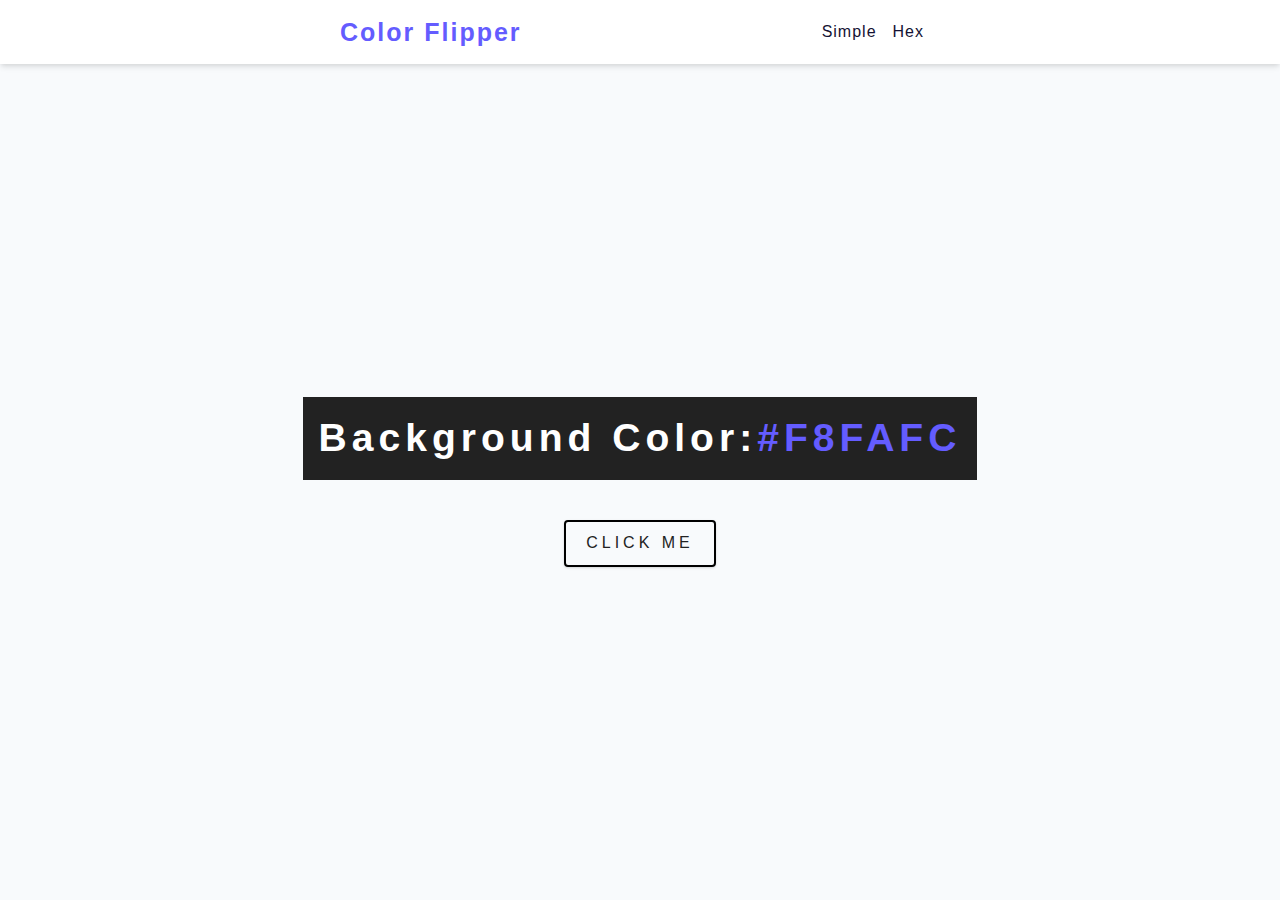
<file: 01-Color-Flipper/index.html>
<!DOCTYPE html>
<html lang="en">
  <head>
    <meta charset="UTF-8" />
    <meta http-equiv="X-UA-Compatible" content="IE=edge" />
    <meta name="viewport" content="width=device-width, initial-scale=1.0" />
    <title>Color Flipper || Simple</title>
    <!-- normalize -->
    <link rel="stylesheet" href="./normalize.css" />
    <!-- font-awesome -->
    <link
      rel="stylesheet"
      href="https://cdnjs.cloudflare.com/ajax/libs/font-awesome/5.14.0/css/all.min.css"
    />   
    <!-- main css -->
    <link rel="stylesheet" href="./main.css" />
  </head>
  <body>

    <nav>
      <div class="nav-center">
        <h4>color flipper</h4>
        <ul class="nav-links">
          <li><a href="index.html">simple</a></li>
          <li><a href="hex.html">hex</a></li>
        </ul>
      </div>
    </nav>

    <main>

      <div class="container">
        <h2>background color:<span class="color">#f8fafc</span></h2>
        <button class="btn btn-hero" id="btn">click me</button>
      </div>

    </main>



  </body>
</html>
</file>
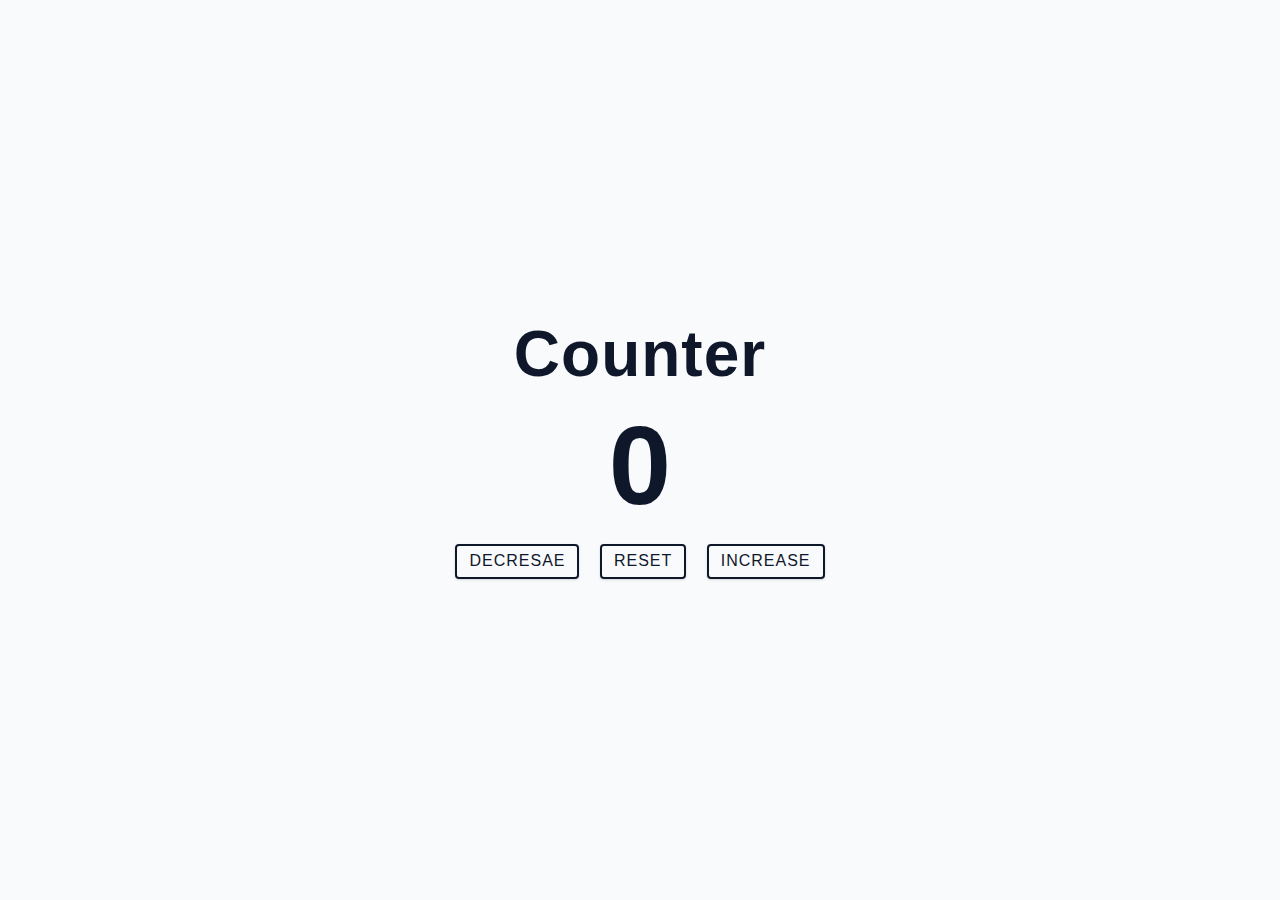
<file: 02-Counter/index.html>
<!DOCTYPE html>
<html lang="en">
  <head>
    <meta charset="UTF-8" />
    <meta http-equiv="X-UA-Compatible" content="IE=edge" />
    <meta name="viewport" content="width=device-width, initial-scale=1.0" />
    <title>Counter - Starter</title>
    <!-- normalize -->
    <link rel="stylesheet" href="./normalize.css" />
    <!-- font-awesome -->
    <link
      rel="stylesheet"
      href="https://cdnjs.cloudflare.com/ajax/libs/font-awesome/5.14.0/css/all.min.css"
    />
    <!-- main css -->
    <link rel="stylesheet" href="./main.css" />
  </head>
  <body>

    <main>

      <div class="container">
        <h1>Counter</h1>
        <span id="value">0</span>
      

       <div class="button-container">

        <button class="btn counter-btn decrease">decresae</button>
        <button class="btn counter-btn rest">reset</button>
        <button class="btn counter-btn increase">increase</button>
       </div>

       
      </div>



    </main>


  </body>
</html>
</file>
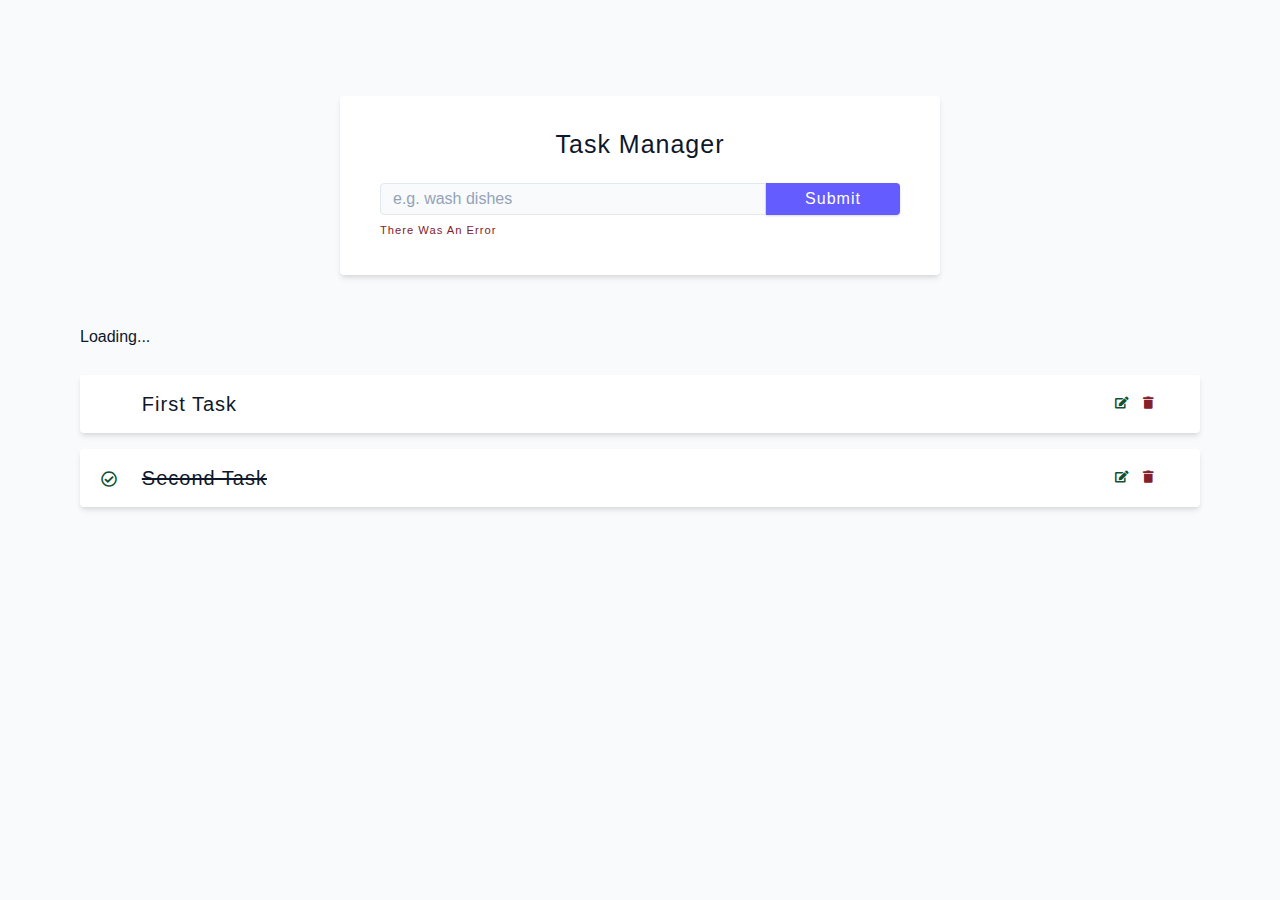
<file: 03-Task Manager/index.html>
<!DOCTYPE html>
<html lang="en">
  <head>
    <meta charset="UTF-8" />
    <meta http-equiv="X-UA-Compatible" content="IE=edge" />
    <meta name="viewport" content="width=device-width, initial-scale=1.0" />
    <title>Task Manager Starter</title>
    <!-- normalize -->
    <link rel="stylesheet" href="./normalize.css" />
    <!-- font-awesome -->
    <link
      rel="stylesheet"
      href="https://cdnjs.cloudflare.com/ajax/libs/font-awesome/5.14.0/css/all.min.css"
    />
    <!-- main css -->
    <link rel="stylesheet" href="./main.css" />
  </head>
  <body>
    
    <form class="form task-form">
      <h4>Task manager</h4>
      <div class="form-control">
        <input type="text" name="name" class="form-input task-input " placeholder="e.g. wash dishes" >
        <button type="submit" class="btn submit-btn">Submit</button>
      </div>
      <small class="form-alert">there was an error</small>
    </form>

    <div class="tasks-container">
      <p class="loading-text">Loading...</p>

      <div class="tasks">

        <!-- single task -->
      <div class="single-task ">
        <h5><i class="far fa-check-circle"></i>First task</h5>
        <div class="task-links">
          <a href="task.html" class="edit-link"><i class="fas fa-edit"></i></a>
          <button type="button" class="delete-btn" data-id="123" ><i class="fas fa-trash"></i></button>
        </div>
      </div>

        <!-- single task -->
      <div class="single-task task-completed">
        <h5><i class="far fa-check-circle"></i>Second task</h5>
        <div class="task-links">
          <a href="task.html" class="edit-link"><i class="fas fa-edit"></i></a>
          <button type="button" class="delete-btn" data-id="123" ><i class="fas fa-trash"></i></button>
        </div>
      </div>
        

         
      </div>

    </div>

  </body>
</html>
</file>
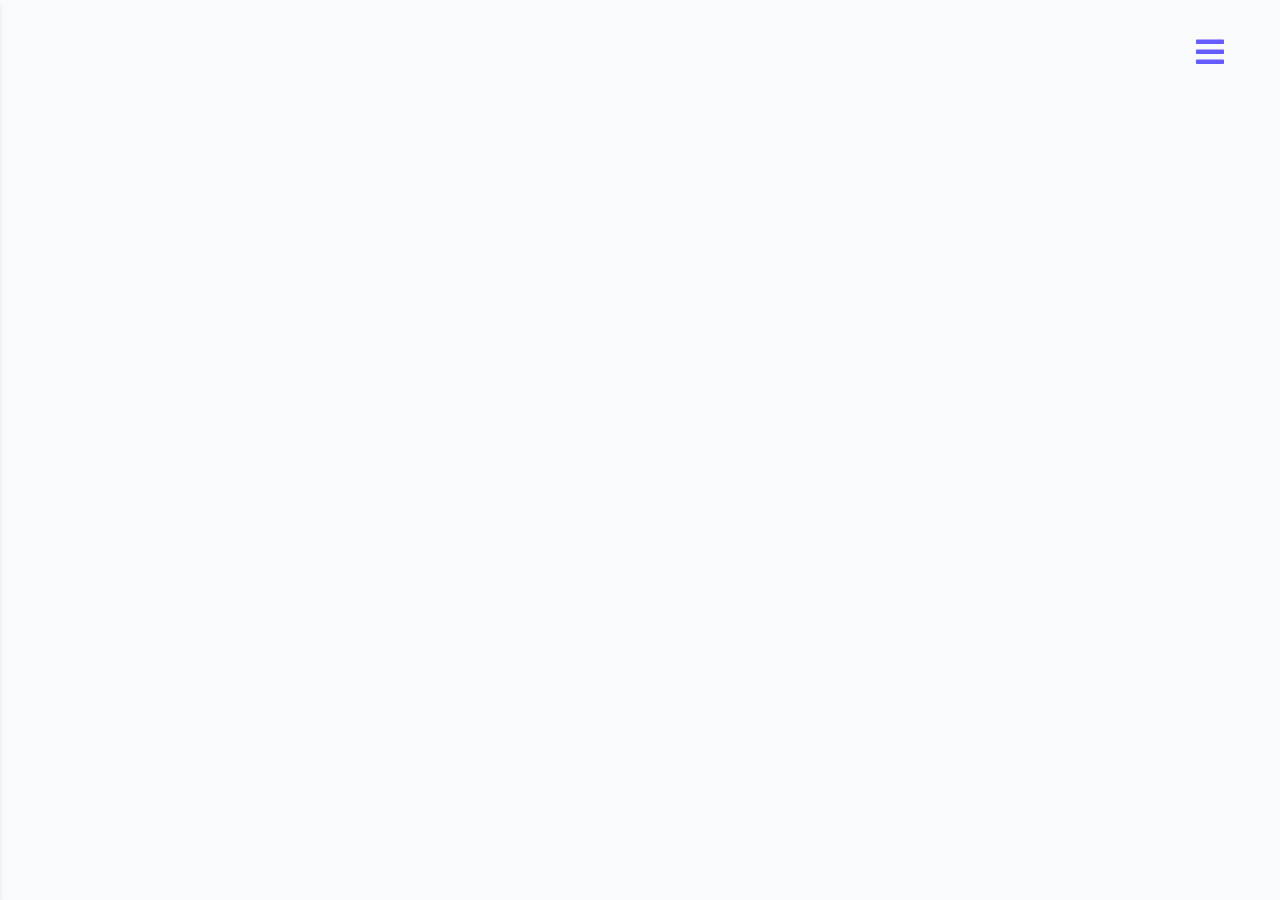
<file: 06-Sidebar/index.html>
<!DOCTYPE html>
<html lang="en">
  <head>
    <meta charset="UTF-8" />
    <meta http-equiv="X-UA-Compatible" content="IE=edge" />
    <meta name="viewport" content="width=device-width, initial-scale=1.0" />
    <title>Sidebar || Starter</title>
    <!-- normalize -->
    <link rel="stylesheet" href="./normalize.css" />
    <!-- font-awesome -->
    <link
      rel="stylesheet"
      href="https://cdnjs.cloudflare.com/ajax/libs/font-awesome/5.14.0/css/all.min.css"
    />
    <!-- main css -->
    <link rel="stylesheet" href="./main.css" />
  </head>
  <body>

    <button class="sidebar-toggle"><i class="fas fa-bars"></i></button>

    <aside class="sidebar">

      <div class="sidebar-header">
        <img src="./logo.svg" alt="coding addict" class="logo">
        <button type="button" class="close-btn"><i class="fas fa-times"></i></button>
      </div>

      <ul class="links">
        <li><a href="#">Home</a></li>
        <li><a href="#">about</a></li>
        <li><a href="#">projects</a></li>
        <li><a href="#">contact</a></li>
      </ul>

      <ul class="social-icons">
        <li><a href="#"><i class="fab fa-instagram"></i></a></li>
        <li><a href="#"><i class="fab fa-facebook"></i></a></li>
        <li><a href="#"><i class="fab fa-linkedin"></i></a></li>
        <li><a href="#"><i class="fab fa-github"></i></a></li>
        <li><a href="#"><i class="fab fa-twitter"></i></a></li>
      </ul>

    </aside>








  





  


    <script src="./app.js"></script>
  </body>
</html>
</file>
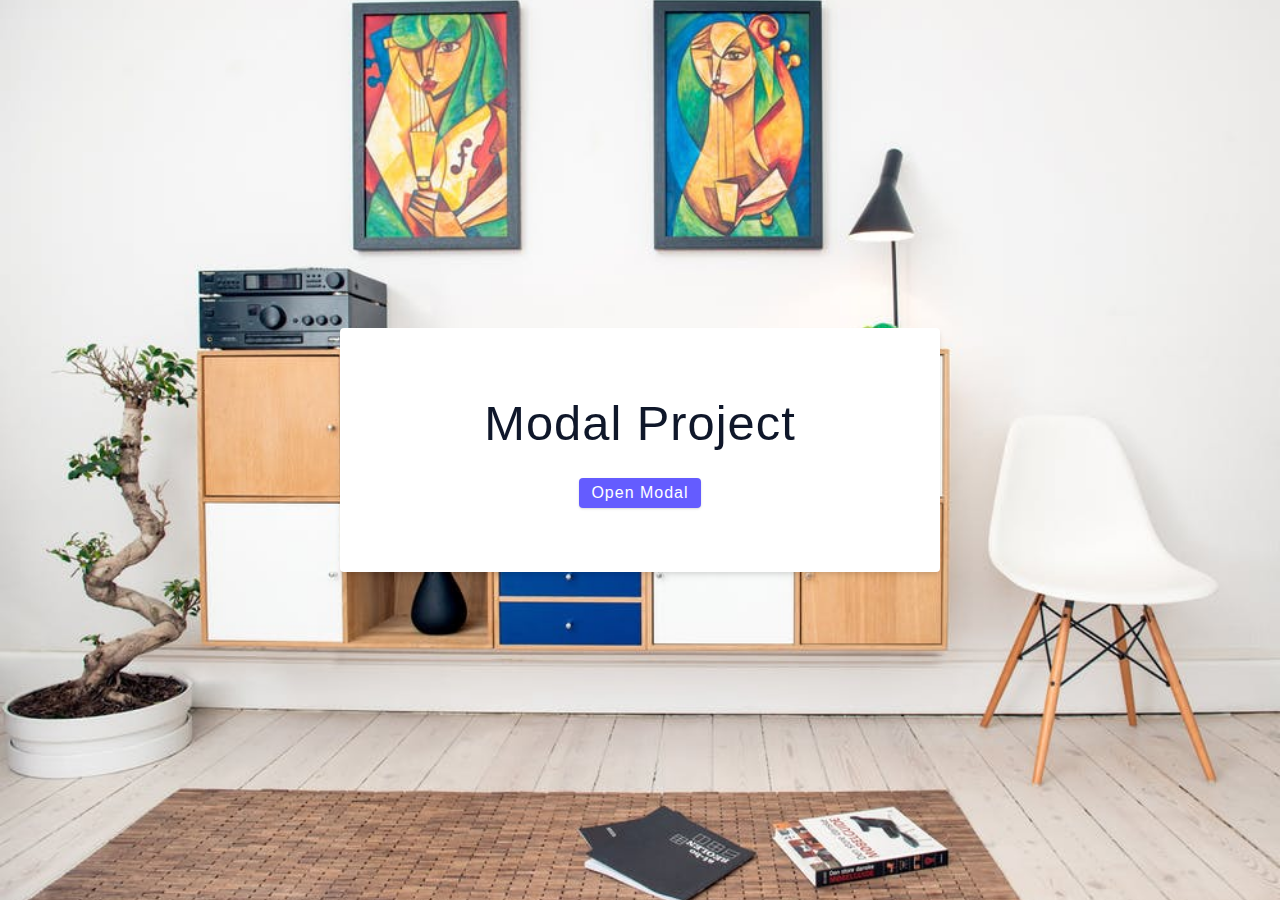
<file: 07-Modal/index.html>
<!DOCTYPE html>
<html lang="en">
  <head>
    <meta charset="UTF-8" />
    <meta http-equiv="X-UA-Compatible" content="IE=edge" />
    <meta name="viewport" content="width=device-width, initial-scale=1.0" />
    <title>Modal || Starter</title>
    <!-- normalize -->
    <link rel="stylesheet" href="./normalize.css" />
    <!-- font-awesome -->
    <link
      rel="stylesheet"
      href="https://cdnjs.cloudflare.com/ajax/libs/font-awesome/5.14.0/css/all.min.css"
    />
    <!-- main css -->
    <link rel="stylesheet" href="./main.css" />
  </head>
  <body>

    <header class="hero">

      <div class="banner">
        <h1>modal project</h1>
        <button type="button " class="modal-btn btn">open modal</button>
      </div>
    </header>

    <div class="modal-overlay">
      <div class="modal-container">
        <h3>modal content</h3>
        <button type="button" class="close-btn"><i class="fas fa-times"></i></button>
      </div>
    </div>

    
    







    <script src="app.js"></script>
  </body>
</html>
</file>
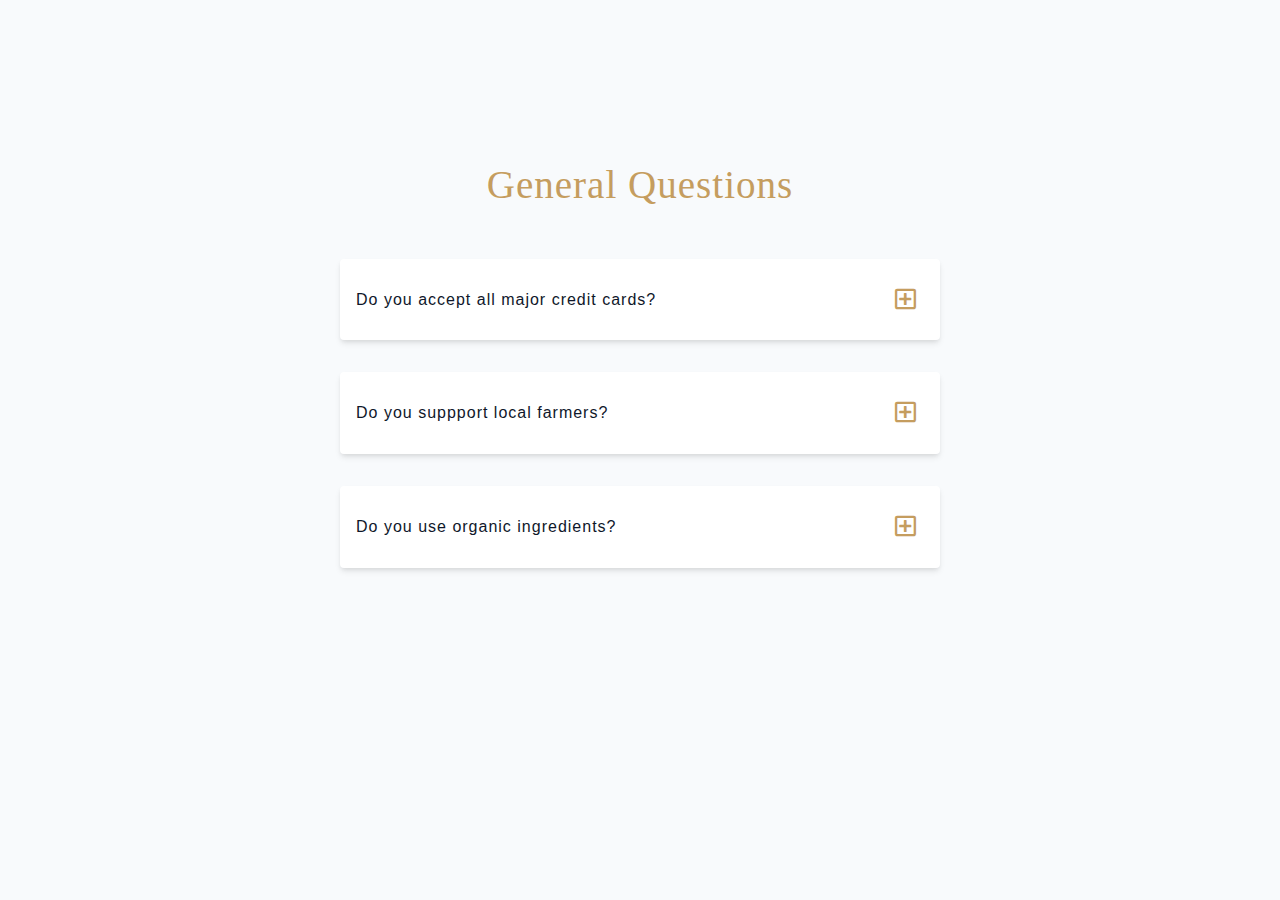
<file: 08-Questons/index.html>
<!DOCTYPE html>
<html lang="en">
  <head>
    <meta charset="UTF-8" />
    <meta http-equiv="X-UA-Compatible" content="IE=edge" />
    <meta name="viewport" content="width=device-width, initial-scale=1.0" />
    <title>Questions || Starter</title>
    <!-- normalize -->
    <link rel="stylesheet" href="./normalize.css" />
    <!-- font-awesome -->
    <link
      rel="stylesheet"
      href="https://cdnjs.cloudflare.com/ajax/libs/font-awesome/5.14.0/css/all.min.css"
    />
    <!-- main css -->
    <link rel="stylesheet" href="./main.css" />
  </head>
  <body>

    <section class="questions">
      <h2 class="title">general questions</h2>

      <div class="section-center">

        <!-- question-1 -->
        <article class="question">
          <div class="question-title">

            <p>Do you accept all major credit cards?</p>

            <button class="question-btn">
              
              <span class="plus-icon"><i class="far fa-plus-square"></i></span>
              <span class="minus-icon"><i class="far fa-minus-square"></i></span>
            
            </button>
          
          </div>
          <div class="question-text">

            <p>
              Lorem ipsum dolor sit amet consectetur adipisicing elit. Expedita, assumenda? Est obcaecati, totam quibusdam eum unde dolores magni? Temporibus culpa mollitia expedita molestias accusamus consequatur quos ipsa quisquam dignissimos corrupti.
            </p>

          </div>
        </article>

        <!-- queston-2 -->
        
        <article class="question">
          <div class="question-title">

            <p>Do you suppport local farmers?</p>

            <button class="question-btn">
              
              <span class="plus-icon"><i class="far fa-plus-square"></i></span>
              <span class="minus-icon"><i class="far fa-minus-square"></i></span>
            
            </button>
          
          </div>
          <div class="question-text">

            <p>
              Lorem ipsum dolor sit amet consectetur adipisicing elit. Expedita, assumenda? Est obcaecati, totam quibusdam eum unde dolores magni? Temporibus culpa mollitia expedita molestias accusamus consequatur quos ipsa quisquam dignissimos corrupti.
            </p>

          </div>
        </article>
        
        <!-- question-3 -->
        <article class="question">
          <div class="question-title">

            <p>Do you use organic ingredients?</p>

             <button class="question-btn">
              
              <span class="plus-icon"><i class="far fa-plus-square"></i></span>
              <span class="minus-icon"><i class="far fa-minus-square"></i></span>
            
            </button>
          
          </div>
          <div class="question-text">

            <p>
              Lorem ipsum dolor sit amet consectetur adipisicing elit. Expedita, assumenda? Est obcaecati, totam quibusdam eum unde dolores magni? Temporibus culpa mollitia expedita molestias accusamus consequatur quos ipsa quisquam dignissimos corrupti.
            </p>

          </div>
        </article>

      </div>
    </section>





    <script src="./app.js"></script>
  </body>
</html>
</file>
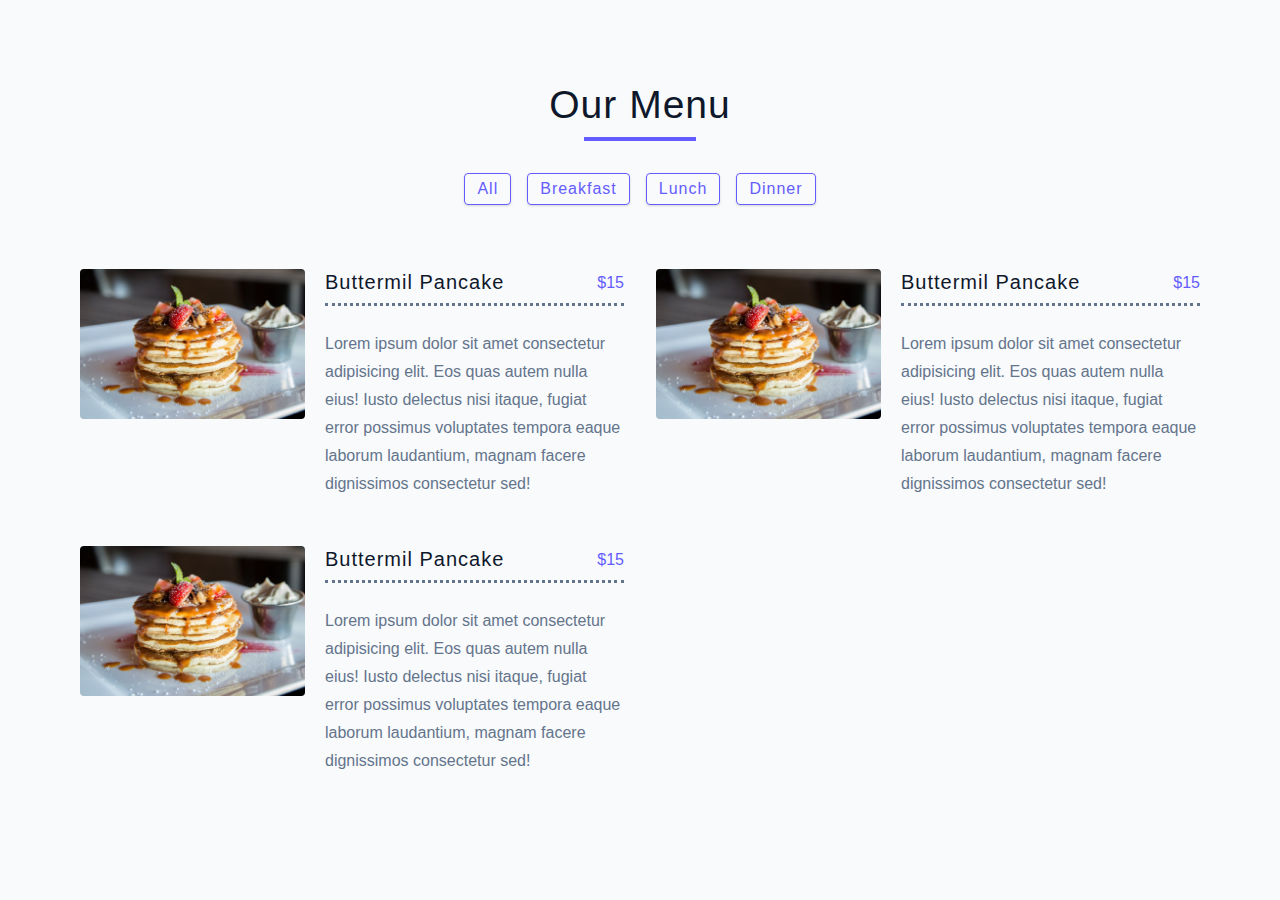
<file: 09-Menu/index.html>
<!DOCTYPE html>
<html lang="en">
  <head>
    <meta charset="UTF-8" />
    <meta http-equiv="X-UA-Compatible" content="IE=edge" />
    <meta name="viewport" content="width=device-width, initial-scale=1.0" />
    <title>Menu || Starter</title>
    <!-- normalize -->
    <link rel="stylesheet" href="./normalize.css" />
    <!-- font-awesome -->
    <link
      rel="stylesheet"
      href="https://cdnjs.cloudflare.com/ajax/libs/font-awesome/5.14.0/css/all.min.css"
    />
    <!-- main css -->
    <link rel="stylesheet" href="./main.css" />
  </head>
  <body>

    <section class="menu">

      <div class="title">
        <h2>our menu</h2>
        <div class="title-underline"></div>
      </div>

      <div class="btn-container">
        <button type="button" class="btn filter-btn">all</button>
        <button type="button" class="btn filter-btn">breakfast</button>
        <button type="button" class="btn filter-btn">lunch</button>
        <button type="button" class="btn filter-btn">dinner</button>
      </div>


      <div class="section-center">

        <!-- item-1 -->

        <article class="menu-item">
          <img src="./menu-item.jpeg" alt="pancake" class="img photo">

          <div class="item-info">

            <header>
              <h5>buttermil pancake</h5>
              <span class="price">$15</span>
            </header>

            <p class="item-text">
              Lorem ipsum dolor sit amet consectetur adipisicing elit. Eos quas autem nulla eius! Iusto delectus nisi itaque, fugiat error possimus voluptates tempora eaque laborum laudantium, magnam facere dignissimos consectetur sed!
            </p>

          </div>


        </article>

        <!-- item-2 -->

        <article class="menu-item">
          <img src="./menu-item.jpeg" alt="pancake" class="img photo">

          <div class="item-info">

            <header>
              <h5>buttermil pancake</h5>
              <span class="price">$15</span>
            </header>

            <p class="item-text">
              Lorem ipsum dolor sit amet consectetur adipisicing elit. Eos quas autem nulla eius! Iusto delectus nisi itaque, fugiat error possimus voluptates tempora eaque laborum laudantium, magnam facere dignissimos consectetur sed!
            </p>

          </div>


        </article>

        <!-- item-3 -->

        <article class="menu-item">
          <img src="./menu-item.jpeg" alt="pancake" class="img photo">

          <div class="item-info">

            <header>
              <h5>buttermil pancake</h5>
              <span class="price">$15</span>
            </header>

            <p class="item-text">
              Lorem ipsum dolor sit amet consectetur adipisicing elit. Eos quas autem nulla eius! Iusto delectus nisi itaque, fugiat error possimus voluptates tempora eaque laborum laudantium, magnam facere dignissimos consectetur sed!
            </p>

          </div>


        </article>




      </div>

    </section>



  </body>
</html>
</file>
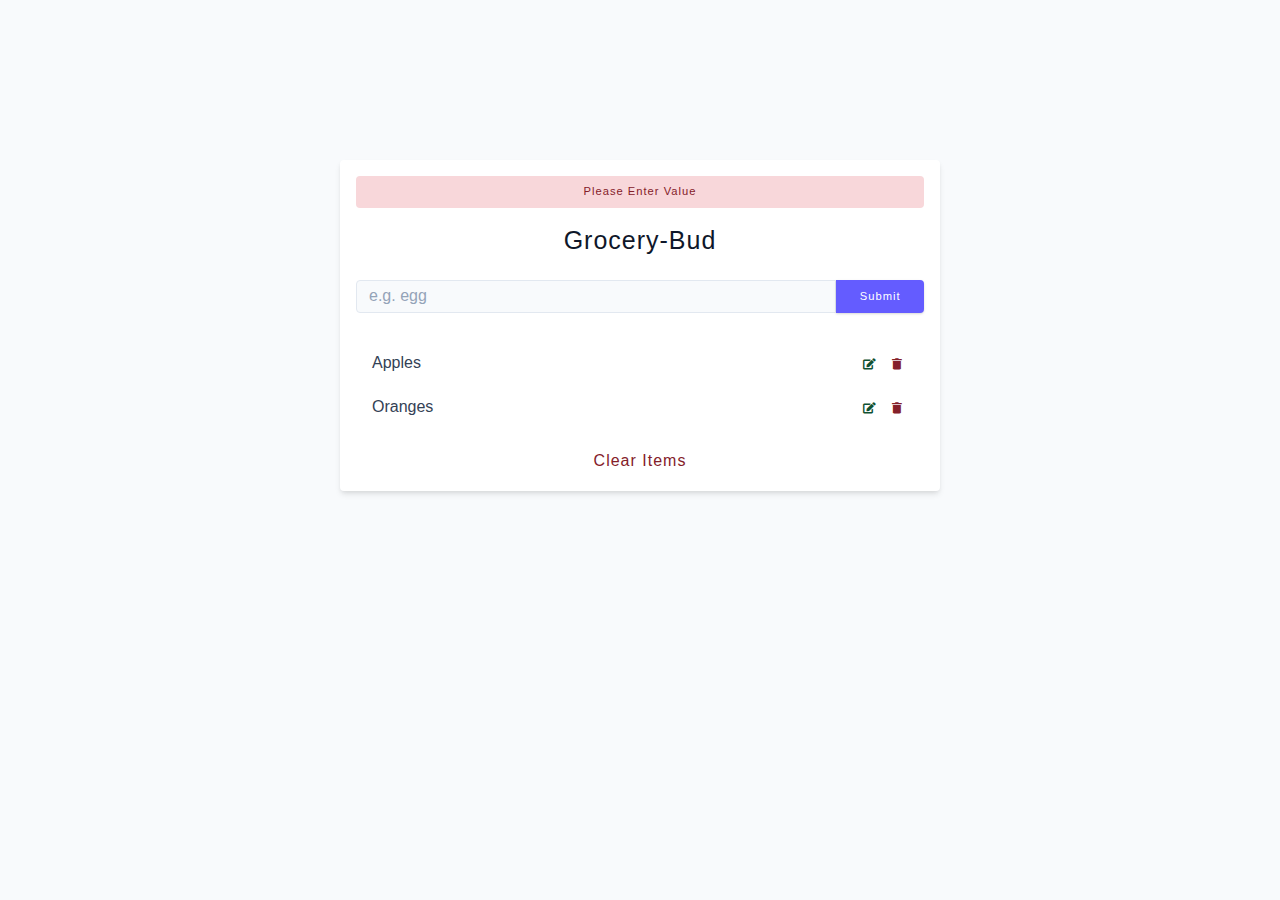
<file: 10-grocery-bud/index.html>
<!DOCTYPE html>
<html lang="en">
  <head>
    <meta charset="UTF-8" />
    <meta http-equiv="X-UA-Compatible" content="IE=edge" />
    <meta name="viewport" content="width=device-width, initial-scale=1.0" />
    <title>Grocery Bud || Starter</title>
    <!-- normalize -->
    <link rel="stylesheet" href="./normalize.css" />
    <!-- font-awesome -->
    <link
      rel="stylesheet"
      href="https://cdnjs.cloudflare.com/ajax/libs/font-awesome/5.14.0/css/all.min.css"
    />
    <!-- main css -->
    <link rel="stylesheet" href="./main.css" />
  </head>
  <body>
    <section class="section-center">
      
      <form  class="grocery-form">

        <div class="alert alert-danger">please enter value</div>
        <h4>grocery-bud</h4>

        <div class="form-row">
          <input type="text" class="form-input" placeholder="e.g. egg ">
          <button type="submit" class="btn submit-btn text-small">submit</button>
        </div>

      </form>

      <div class="grocery-container">

        <article class="grocery-item">
          <span class="title">apples</span>
          <div class="btn-container">
            <button type="button" class="edit-btn"><i class="fas fa-edit"></i></button>
            <button type="button" class="delete-btn"><i class="fas fa-trash"></i></button>
          </div>
        </article>

        <article class="grocery-item">
          <span class="title">oranges</span>
          <div class="btn-container">
            <button type="button" class="edit-btn"><i class="fas fa-edit"></i></button>
            <button type="button" class="delete-btn"><i class="fas fa-trash"></i></button>
          </div>
        </article>


        <button type="button" class="clear-btn small-text"> clear items</button>
      </div>


    </section>

  </body>
</html>
</file>
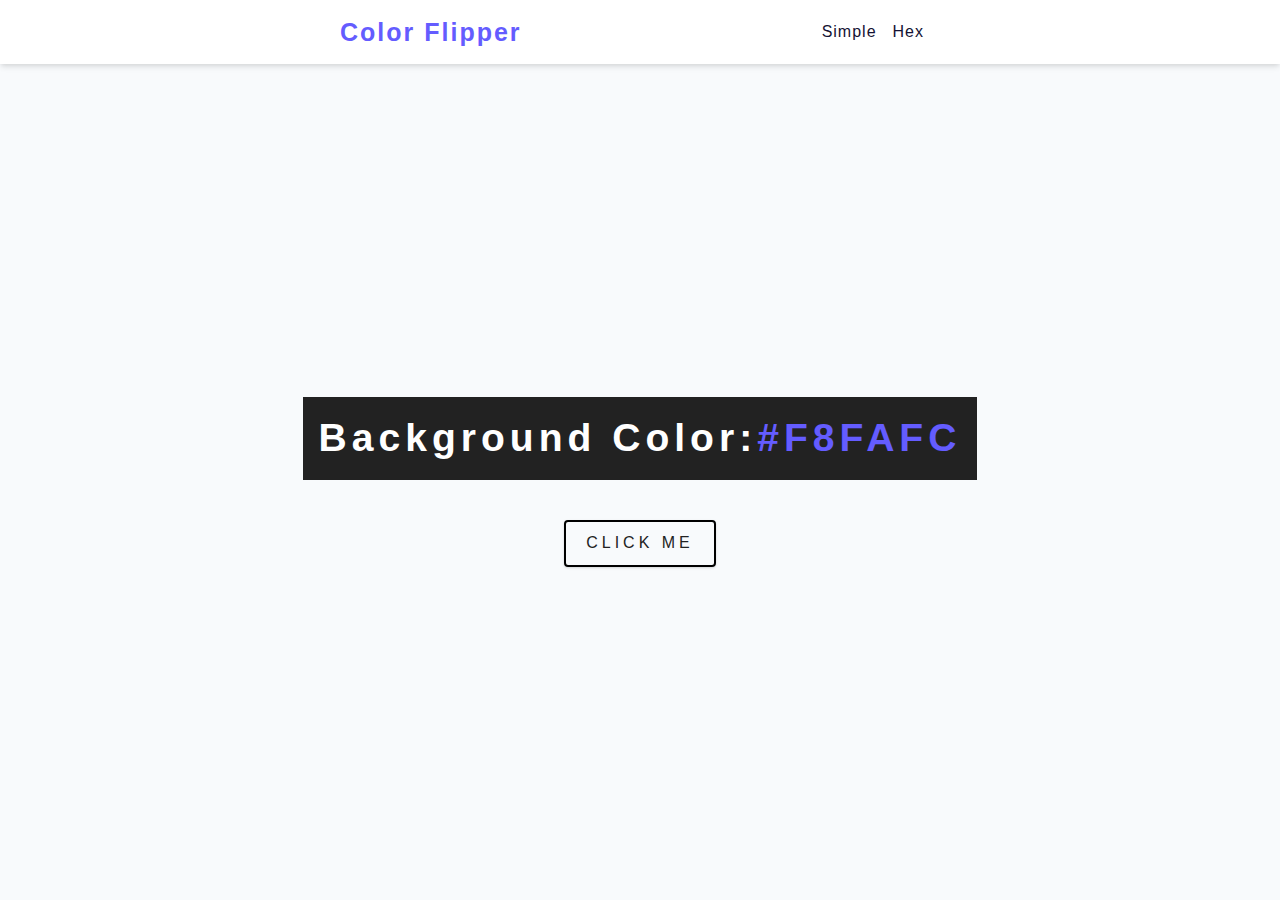
<file: 01-Color-Flipper/hex.html>
<!DOCTYPE html>
<html lang="en">
  <head>
    <meta charset="UTF-8" />
    <meta http-equiv="X-UA-Compatible" content="IE=edge" />
    <meta name="viewport" content="width=device-width, initial-scale=1.0" />
    <title>Color Flipper || Hex</title>
    <!-- normalize -->
    <link rel="stylesheet" href="./normalize.css" />
    <!-- font-awesome -->
    <link
      rel="stylesheet"
      href="https://cdnjs.cloudflare.com/ajax/libs/font-awesome/5.14.0/css/all.min.css"
    />
    <!-- main css -->
    <link rel="stylesheet" href="./main.css" />
  </head>
  <body>
    <nav>
      <div class="nav-center">
        <h4>color flipper</h4>
        <ul class="nav-links">
          <li><a href="index.html">simple</a></li>
          <li><a href="hex.html">hex</a></li>
        </ul>
      </div>
    </nav>

    <main>

      <div class="container">
        <h2>background color:<span class="color">#f8fafc</span></h2>
        <button class="btn btn-hero" id="btn">click me</button>
      </div>

    </main>

  </body>
</html>
</file>
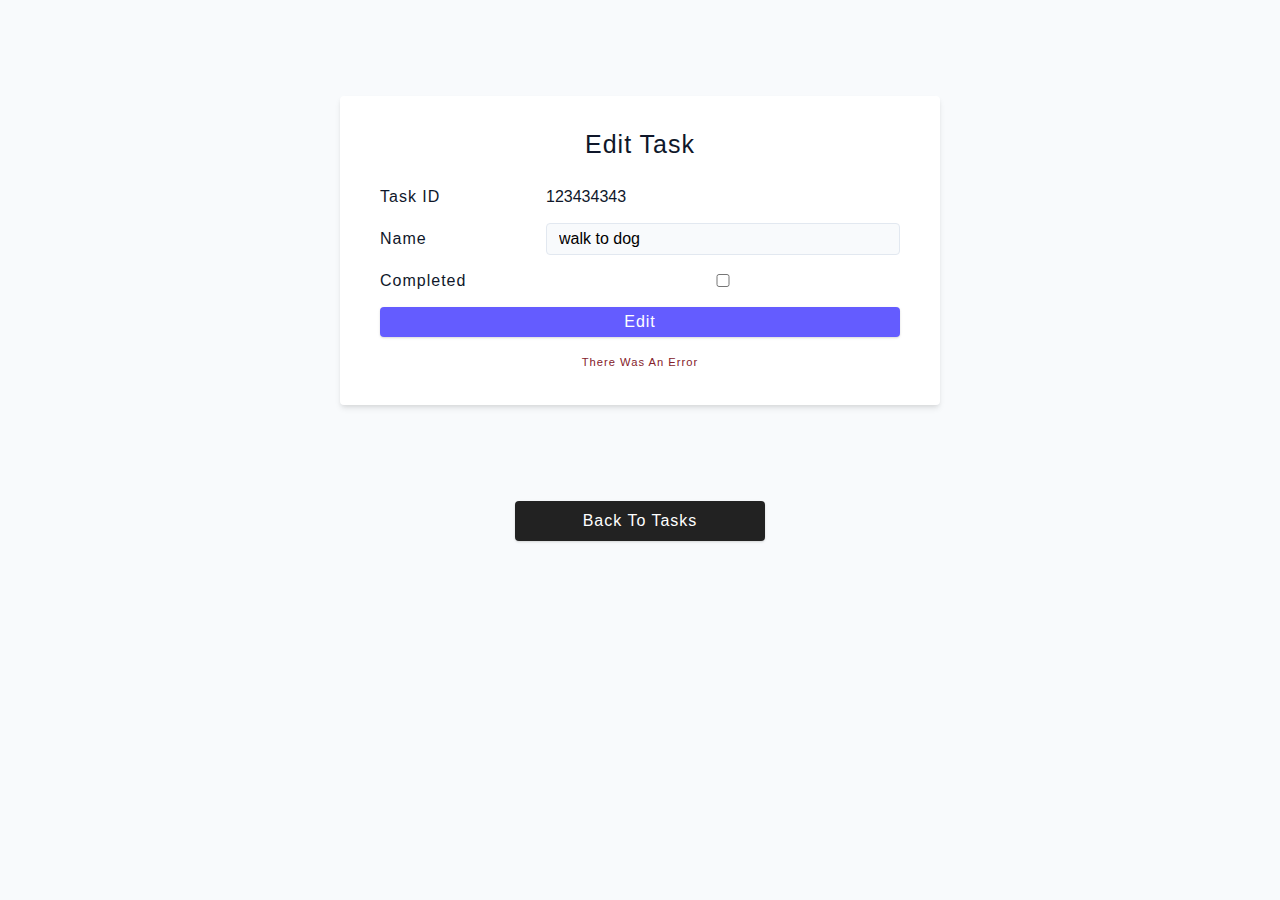
<file: 03-Task Manager/task.html>
<!DOCTYPE html>
<html lang="en">
  <head>
    <meta charset="UTF-8" />
    <meta http-equiv="X-UA-Compatible" content="IE=edge" />
    <meta name="viewport" content="width=device-width, initial-scale=1.0" />
    <!-- normalize -->
    <link rel="stylesheet" href="./normalize.css" />
    <!-- main  -->
    <link rel="stylesheet" href="./main.css" />

    <title>Edit Task || Starter</title>
  </head>
  <body>
    <form class="form single-task-form">
      <h4>Edit Task</h4>
      
      <div class="form-control">
        <label class="form-label">Task ID</label>
        <p class="task-edit-id">123434343</p>
      </div>

      <div class="form-control">
        <label class="form-label">Name</label>
        <input type="text" name="name" class="form-input task-edit-name" value="walk to dog">
      </div>

      <div class="form-control">
        <label class="form-label">Completed</label>
        <input type="checkbox" name="completed" class="task-edit-completed">
      </div>

      <button type="submit" class="btn btn-block task-edit-btn">edit</button>
      <div class="form-alert text-small">there was an error</div>



    </form>

    <a href="index.html" class="btn back-link">back to tasks</a>
  </body>
</html>
</file>
<file: 01-Color-Flipper/main.css>
*,
::after,
::before {
  box-sizing: border-box;
}
/* fonts */
@import url('https://fonts.googleapis.com/css2?family=Roboto:wght@400;500;600&family=Montserrat&display=swap');
html {
  font-size: 100%;
} /*16px*/

:root {
  /* colors */
  --primary-100: #e2e0ff;
  --primary-200: #c1beff;
  --primary-300: #a29dff;
  --primary-400: #837dff;
  --primary-500: #645cff;
  --primary-600: #504acc;
  --primary-700: #3c3799;
  --primary-800: #282566;
  --primary-900: #141233;

  /* grey */
  --grey-50: #f8fafc;
  --grey-100: #f1f5f9;
  --grey-200: #e2e8f0;
  --grey-300: #cbd5e1;
  --grey-400: #94a3b8;
  --grey-500: #64748b;
  --grey-600: #475569;
  --grey-700: #334155;
  --grey-800: #1e293b;
  --grey-900: #0f172a;
  /* rest of the colors */
  --black: #222;
  --white: #fff;
  --red-light: #f8d7da;
  --red-dark: #842029;
  --green-light: #d1e7dd;
  --green-dark: #0f5132;

  /* fonts  */
  --headingFont: 'Roboto', sans-serif;
  --bodyFont: 'Nunito', sans-serif;
  --smallText: 0.7em;
  /* rest of the vars */
  --backgroundColor: var(--grey-50);
  --textColor: var(--grey-900);
  --borderRadius: 0.25rem;
  --letterSpacing: 1px;
  --transition: 0.3s ease-in-out all;
  --max-width: 1120px;
  --fixed-width: 600px;

  /* box shadow*/
  --shadow-1: 0 1px 3px 0 rgba(0, 0, 0, 0.1), 0 1px 2px 0 rgba(0, 0, 0, 0.06);
  --shadow-2: 0 4px 6px -1px rgba(0, 0, 0, 0.1),
    0 2px 4px -1px rgba(0, 0, 0, 0.06);
  --shadow-3: 0 10px 15px -3px rgba(0, 0, 0, 0.1),
    0 4px 6px -2px rgba(0, 0, 0, 0.05);
  --shadow-4: 0 20px 25px -5px rgba(0, 0, 0, 0.1),
    0 10px 10px -5px rgba(0, 0, 0, 0.04);
}

body {
  background: var(--backgroundColor);
  font-family: var(--bodyFont);
  font-weight: 400;
  line-height: 1.75;
  color: var(--textColor);
}

p {
  margin-bottom: 1.5rem;
  max-width: 40em;
}

h1,
h2,
h3,
h4,
h5 {
  margin: 0;
  margin-bottom: 1.38rem;
  font-family: var(--headingFont);
  font-weight: 400;
  line-height: 1.3;
  text-transform: capitalize;
  letter-spacing: var(--letterSpacing);
}

h1 {
  margin-top: 0;
  font-size: 3.052rem;
}

h2 {
  font-size: 2.441rem;
}

h3 {
  font-size: 1.953rem;
}

h4 {
  font-size: 1.563rem;
}

h5 {
  font-size: 1.25rem;
}

small,
.text-small {
  font-size: var(--smallText);
}

a {
  text-decoration: none;
}
ul {
  list-style-type: none;
  padding: 0;
}

.img {
  width: 100%;
  display: block;
  object-fit: cover;
}
/* buttons */

.btn {
  cursor: pointer;
  color: var(--white);
  background: var(--primary-500);
  border: transparent;
  border-radius: var(--borderRadius);
  letter-spacing: var(--letterSpacing);
  padding: 0.375rem 0.75rem;
  box-shadow: var(--shadow-1);
  transition: var(--transition);
  text-transform: capitalize;
  display: inline-block;
}
.btn:hover {
  background: var(--primary-700);
  box-shadow: var(--shadow-3);
}
.btn-hipster {
  color: var(--primary-500);
  background: var(--primary-200);
}
.btn-hipster:hover {
  color: var(--primary-200);
  background: var(--primary-700);
}
.btn-block {
  width: 100%;
}

/* alerts */
.alert {
  padding: 0.375rem 0.75rem;
  margin-bottom: 1rem;
  border-color: transparent;
  border-radius: var(--borderRadius);
}

.alert-danger {
  color: var(--red-dark);
  background: var(--red-light);
}
.alert-success {
  color: var(--green-dark);
  background: var(--green-light);
}
/* form */

.form {
  width: 90vw;
  max-width: var(--fixed-width);
  background: var(--white);
  border-radius: var(--borderRadius);
  box-shadow: var(--shadow-2);
  padding: 2rem 2.5rem;
  margin: 3rem auto;
}
.form-label {
  display: block;
  font-size: var(--smallText);
  margin-bottom: 0.5rem;
  text-transform: capitalize;
  letter-spacing: var(--letterSpacing);
}
.form-input,
.form-textarea {
  width: 100%;
  padding: 0.375rem 0.75rem;
  border-radius: var(--borderRadius);
  background: var(--backgroundColor);
  border: 1px solid var(--grey-200);
}

.form-row {
  margin-bottom: 1rem;
}

.form-textarea {
  height: 7rem;
}
::placeholder {
  font-family: inherit;
  color: var(--grey-400);
}
.form-alert {
  color: var(--red-dark);
  letter-spacing: var(--letterSpacing);
  text-transform: capitalize;
}
/* alert */

@keyframes spinner {
  to {
    transform: rotate(360deg);
  }
}

.loading {
  width: 6rem;
  height: 6rem;
  border: 5px solid var(--grey-400);
  border-radius: 50%;
  border-top-color: var(--primary-500);
  animation: spinner 0.6s linear infinite;
}
.loading {
  margin: 0 auto;
}
/* title */

.title {
  text-align: center;
}

.title-underline {
  background: var(--primary-500);
  width: 7rem;
  height: 0.25rem;
  margin: 0 auto;
  margin-top: -1rem;
}

/*
=============== 
Nav
===============
*/

nav{
  background:var(--white);
  height: 4rem;
  display: grid;
  align-items: center;
  box-shadow: var(--shadow-2);
  display: flex;
  justify-content: center;
}

.nav-center{
  width: 90vw;
  max-width: var(--fixed-width);
  display: flex;
  justify-content: space-between;
  align-items: center;

}
.nav-center h4{
  margin-bottom: 0;
  color: var(--primary-500);
  letter-spacing: 2px;
  font-weight: 600;
}

.nav-links{
  display: flex;

}
nav a {
  text-transform: capitalize;
  font-size: 1rem;
  color: var(--primary-900);
  letter-spacing: var(--letterSpacing);
  margin-right: 1rem;
 transition: var(--transition);
}

nav a:hover{
  color:var(--primary-500)
}


/* 
================
container
================
*/

main{
  min-height: calc(100vh - 4rem);
  display: grid;
  place-items: center;
}

.container{
  text-align: center;
}

.container h2{
  background:var(--black);
  color: var(--white);
  padding: 1rem;
  margin-bottom: 2.5rem;
  letter-spacing: 5px;
  font-weight: 600;
}

.color{
  color: var(--primary-500);
  text-transform: uppercase;
}

.btn-hero{
  background:transparent;
  text-transform: uppercase;
  color: var(--black);
  letter-spacing: 0.25rem;
  border: 2px solid black;
  padding: 0.75rem 1.25rem;
}

.btn-hero:hover{
  color:var(--white);
  background:var(--black);
}
</file>
<file: 02-Counter/main.css>
*,
::after,
::before {
  box-sizing: border-box;
}
/* fonts */

@import url('https://fonts.googleapis.com/css2?family=Roboto:wght@400;500;600&family=Montserrat&display=swap');
html {
  font-size: 100%;
} /*16px*/

:root {
  /* colors */
  --primary-100: #e2e0ff;
  --primary-200: #c1beff;
  --primary-300: #a29dff;
  --primary-400: #837dff;
  --primary-500: #645cff;
  --primary-600: #504acc;
  --primary-700: #3c3799;
  --primary-800: #282566;
  --primary-900: #141233;

  /* grey */
  --grey-50: #f8fafc;
  --grey-100: #f1f5f9;
  --grey-200: #e2e8f0;
  --grey-300: #cbd5e1;
  --grey-400: #94a3b8;
  --grey-500: #64748b;
  --grey-600: #475569;
  --grey-700: #334155;
  --grey-800: #1e293b;
  --grey-900: #0f172a;
  /* rest of the colors */
  --black: #222;
  --white: #fff;
  --red-light: #f8d7da;
  --red-dark: #842029;
  --green-light: #d1e7dd;
  --green-dark: #0f5132;

  /* fonts  */
  /* --headingFont: 'Spectral', serif;
  --bodyFont: 'Karla', sans-serif; */
  --headingFont: 'Roboto', sans-serif;
  --bodyFont: 'Nunito', sans-serif;
  --smallText: 0.7em;
  /* rest of the vars */
  --backgroundColor: var(--grey-50);
  --textColor: var(--grey-900);
  --borderRadius: 0.25rem;
  --letterSpacing: 1px;
  --transition: 0.3s ease-in-out all;
  --max-width: 1120px;
  --fixed-width: 600px;

  /* box shadow*/
  --shadow-1: 0 1px 3px 0 rgba(0, 0, 0, 0.1), 0 1px 2px 0 rgba(0, 0, 0, 0.06);
  --shadow-2: 0 4px 6px -1px rgba(0, 0, 0, 0.1),
    0 2px 4px -1px rgba(0, 0, 0, 0.06);
  --shadow-3: 0 10px 15px -3px rgba(0, 0, 0, 0.1),
    0 4px 6px -2px rgba(0, 0, 0, 0.05);
  --shadow-4: 0 20px 25px -5px rgba(0, 0, 0, 0.1),
    0 10px 10px -5px rgba(0, 0, 0, 0.04);
}

body {
  background: var(--backgroundColor);
  font-family: var(--bodyFont);
  font-weight: 400;
  line-height: 1.75;
  color: var(--textColor);
}

p {
  margin-bottom: 1.5rem;
  max-width: 40em;
}

h1,
h2,
h3,
h4,
h5 {
  margin: 0;
  margin-bottom: 1.38rem;
  font-family: var(--headingFont);
  font-weight: 400;
  line-height: 1.3;
  text-transform: capitalize;
  letter-spacing: var(--letterSpacing);
}

h1 {
  margin-top: 0;
  font-size: 3.052rem;
}

h2 {
  font-size: 2.441rem;
}

h3 {
  font-size: 1.953rem;
}

h4 {
  font-size: 1.563rem;
}

h5 {
  font-size: 1.25rem;
}

small,
.text-small {
  font-size: var(--smallText);
}

a {
  text-decoration: none;
}
ul {
  list-style-type: none;
  padding: 0;
}

.img {
  width: 100%;
  display: block;
  object-fit: cover;
}
/* buttons */

.btn {
  cursor: pointer;
  color: var(--white);
  background: var(--primary-500);
  border: transparent;
  border-radius: var(--borderRadius);
  letter-spacing: var(--letterSpacing);
  padding: 0.375rem 0.75rem;
  box-shadow: var(--shadow-1);
  transition: var(--transition);
  text-transform: capitalize;
  display: inline-block;
}
.btn:hover {
  background: var(--primary-700);
  box-shadow: var(--shadow-3);
}
.btn-hipster {
  color: var(--primary-500);
  background: var(--primary-200);
}
.btn-hipster:hover {
  color: var(--primary-200);
  background: var(--primary-700);
}
.btn-block {
  width: 100%;
}

/* alerts */
.alert {
  padding: 0.375rem 0.75rem;
  margin-bottom: 1rem;
  border-color: transparent;
  border-radius: var(--borderRadius);
}

.alert-danger {
  color: var(--red-dark);
  background: var(--red-light);
}
.alert-success {
  color: var(--green-dark);
  background: var(--green-light);
}
/* form */

.form {
  width: 90vw;
  max-width: var(--fixed-width);
  background: var(--white);
  border-radius: var(--borderRadius);
  box-shadow: var(--shadow-2);
  padding: 2rem 2.5rem;
  margin: 3rem auto;
}
.form-label {
  display: block;
  font-size: var(--smallText);
  margin-bottom: 0.5rem;
  text-transform: capitalize;
  letter-spacing: var(--letterSpacing);
}
.form-input,
.form-textarea {
  width: 100%;
  padding: 0.375rem 0.75rem;
  border-radius: var(--borderRadius);
  background: var(--backgroundColor);
  border: 1px solid var(--grey-200);
}

.form-row {
  margin-bottom: 1rem;
}

.form-textarea {
  height: 7rem;
}
::placeholder {
  font-family: inherit;
  color: var(--grey-400);
}
.form-alert {
  color: var(--red-dark);
  letter-spacing: var(--letterSpacing);
  text-transform: capitalize;
}
/* alert */

@keyframes spinner {
  to {
    transform: rotate(360deg);
  }
}

.loading {
  width: 6rem;
  height: 6rem;
  border: 5px solid var(--grey-400);
  border-radius: 50%;
  border-top-color: var(--primary-500);
  animation: spinner 0.6s linear infinite;
}
.loading {
  margin: 0 auto;
}
/* title */

.title {
  text-align: center;
}

.title-underline {
  background: var(--primary-500);
  width: 7rem;
  height: 0.25rem;
  margin: 0 auto;
  margin-top: -1rem;
}
/*
=============== 
Counter
===============
*/


main{
  min-height: 100vh;
  display: grid;
  place-items: center;
}

.container{
 text-align: center;
}

.container h1{
  font-size: 4rem;
  font-weight: 600;
  margin-bottom: 0;
}

#value{
  font-size: 7rem;
  font-weight: bold;
  line-height: 1.25;
}

.counter-btn{
  text-transform: uppercase;
  background:transparent;
  color: var(--textColor);
  border: 2px solid var(--textColor);
  margin: 0.5rem;
}

.counter-btn:hover{
  background:var(--textColor);
  color: var(--white);
}
</file>
<file: 03-Task Manager/main.css>
*,
::after,
::before {
  box-sizing: border-box;
}
/* fonts */

@import url('https://fonts.googleapis.com/css2?family=Roboto:wght@400;500;600&family=Montserrat&display=swap');
html {
  font-size: 100%;
} /*16px*/

:root {
  /* colors */
  --primary-100: #e2e0ff;
  --primary-200: #c1beff;
  --primary-300: #a29dff;
  --primary-400: #837dff;
  --primary-500: #645cff;
  --primary-600: #504acc;
  --primary-700: #3c3799;
  --primary-800: #282566;
  --primary-900: #141233;

  /* grey */
  --grey-50: #f8fafc;
  --grey-100: #f1f5f9;
  --grey-200: #e2e8f0;
  --grey-300: #cbd5e1;
  --grey-400: #94a3b8;
  --grey-500: #64748b;
  --grey-600: #475569;
  --grey-700: #334155;
  --grey-800: #1e293b;
  --grey-900: #0f172a;
  /* rest of the colors */
  --black: #222;
  --white: #fff;
  --red-light: #f8d7da;
  --red-dark: #842029;
  --green-light: #d1e7dd;
  --green-dark: #0f5132;

  /* fonts  */
  --headingFont: 'Roboto', sans-serif;
  --bodyFont: 'Nunito', sans-serif;
  --smallText: 0.7em;
  /* rest of the vars */
  --backgroundColor: var(--grey-50);
  --textColor: var(--grey-900);
  --borderRadius: 0.25rem;
  --letterSpacing: 1px;
  --transition: 0.3s ease-in-out all;
  --max-width: 1120px;
  --fixed-width: 600px;

  /* box shadow*/
  --shadow-1: 0 1px 3px 0 rgba(0, 0, 0, 0.1), 0 1px 2px 0 rgba(0, 0, 0, 0.06);
  --shadow-2: 0 4px 6px -1px rgba(0, 0, 0, 0.1),
    0 2px 4px -1px rgba(0, 0, 0, 0.06);
  --shadow-3: 0 10px 15px -3px rgba(0, 0, 0, 0.1),
    0 4px 6px -2px rgba(0, 0, 0, 0.05);
  --shadow-4: 0 20px 25px -5px rgba(0, 0, 0, 0.1),
    0 10px 10px -5px rgba(0, 0, 0, 0.04);
}

body {
  background: var(--backgroundColor);
  font-family: var(--bodyFont);
  font-weight: 400;
  line-height: 1.75;
  color: var(--textColor);
}

p {
  margin-bottom: 1.5rem;
  max-width: 40em;
}

h1,
h2,
h3,
h4,
h5 {
  margin: 0;
  margin-bottom: 1.38rem;
  font-family: var(--headingFont);
  font-weight: 400;
  line-height: 1.3;
  text-transform: capitalize;
  letter-spacing: var(--letterSpacing);
}

h1 {
  margin-top: 0;
  font-size: 3.052rem;
}

h2 {
  font-size: 2.441rem;
}

h3 {
  font-size: 1.953rem;
}

h4 {
  font-size: 1.563rem;
}

h5 {
  font-size: 1.25rem;
}

small,
.text-small {
  font-size: var(--smallText);
}

a {
  text-decoration: none;
}
ul {
  list-style-type: none;
  padding: 0;
}

.img {
  width: 100%;
  display: block;
  object-fit: cover;
}
/* buttons */

.btn {
  cursor: pointer;
  color: var(--white);
  background: var(--primary-500);
  border: transparent;
  border-radius: var(--borderRadius);
  letter-spacing: var(--letterSpacing);
  padding: 0.375rem 0.75rem;
  box-shadow: var(--shadow-1);
  transition: var(--transition);
  text-transform: capitalize;
  display: inline-block;
}
.btn:hover {
  background: var(--primary-700);
  box-shadow: var(--shadow-3);
}
.btn-hipster {
  color: var(--primary-500);
  background: var(--primary-200);
}
.btn-hipster:hover {
  color: var(--primary-200);
  background: var(--primary-700);
}
.btn-block {
  width: 100%;
}

/* alerts */
.alert {
  padding: 0.375rem 0.75rem;
  margin-bottom: 1rem;
  border-color: transparent;
  border-radius: var(--borderRadius);
}

.alert-danger {
  color: var(--red-dark);
  background: var(--red-light);
}
.alert-success {
  color: var(--green-dark);
  background: var(--green-light);
}
/* form */

.form {
  width: 90vw;
  max-width: var(--fixed-width);
  background: var(--white);
  border-radius: var(--borderRadius);
  box-shadow: var(--shadow-2);
  padding: 2rem 2.5rem;
  margin: 3rem auto;
}
.form-label {
  display: block;
  font-size: var(--smallText);
  margin-bottom: 0.5rem;
  text-transform: capitalize;
  letter-spacing: var(--letterSpacing);
}
.form-input,
.form-textarea {
  width: 100%;
  padding: 0.375rem 0.75rem;
  border-radius: var(--borderRadius);
  background: var(--backgroundColor);
  border: 1px solid var(--grey-200);
}

.form-row {
  margin-bottom: 1rem;
}

.form-textarea {
  height: 7rem;
}
::placeholder {
  font-family: inherit;
  color: var(--grey-400);
}
.form-alert {
  color: var(--red-dark);
  letter-spacing: var(--letterSpacing);
  text-transform: capitalize;
}
/* alert */

@keyframes spinner {
  to {
    transform: rotate(360deg);
  }
}

.loading {
  width: 6rem;
  height: 6rem;
  border: 5px solid var(--grey-400);
  border-radius: 50%;
  border-top-color: var(--primary-500);
  animation: spinner 0.6s linear infinite;
}
.loading {
  margin: 0 auto;
}
/* title */

.title {
  text-align: center;
}

.title-underline {
  background: var(--primary-500);
  width: 7rem;
  height: 0.25rem;
  margin: 0 auto;
  margin-top: -1rem;
}

/*
=============== 
Task Manager
===============
*/

.task-form{
  margin-top: 6rem;
}

.task-form h4{
  text-align: center;
}

.submit-btn{
  width: 100%;
  margin-top: 1rem;
}

@media screen and (min-width:576px) {
    .form-control{
      display: flex;
    }
    .task-input{
      border-radius: 0;
      border-top-left-radius:var(--borderRadius);
      border-bottom-left-radius:var(--borderRadius);
    }

    .submit-btn{
      margin-top: 0;
      border-radius: 0;
      border-top-right-radius:var(--borderRadius);
      border-bottom-right-radius:var(--borderRadius);
      width: 175px;
    }
}

.text-success{
  color: var(--green-dark);
}

/* 
================
Tasks
================
*/
.tasks-container{
  width: 90vw;
  max-width: var(--max-width);
  margin: 0 auto;
  margin-top: 2rem;
  padding-bottom: 4rem;

}

.tasks{
  display: grid;
  gap: 1rem;
}

.single-task{
  padding: 1rem 2.5rem;
  background:var(--white);
  border-radius: var(--borderRadius);
  box-shadow: var(--shadow-2);
  transition: var(--transition);
  display: flex;
  align-items: center;
  justify-content: space-between;
}

.single-task:hover{
  box-shadow:var(--shadow-4);
}

.single-task h5{
  margin-bottom: 0;
}

.single-task .fa-check-circle{
  margin-left: -1.2rem;
  margin-right: 1.5rem;
  font-size: 1rem;
  color: var(--green-dark);
  visibility:hidden;
}

.task-completed h5{
  text-decoration: line-through;
}

.task-completed .fa-check-circle{
  visibility: visible;
}

/* Task links */

.task-links{
  display: flex;
  align-items: center;
  gap: 0 0.5rem;
}

.delete-btn,.edit-link{
  background:transparent;
  font-size: 0.75rem;
  border: transparent;
  cursor: pointer;
}

.edit-link{
  color: var(--green-dark);
}

.delete-btn{
  color: var(--red-dark);
}

/* 
================
SINGLE TASK PAGE
================
*/
.single-task-form{
  margin-top: 6rem;
}

.single-task-form h4{
  text-align: center;
}

.single-task-form p{
  margin-top: 0;
  margin-bottom:0;
}

.single-task-form .form-control{
  display: grid;
  grid-template-columns: 150px 1fr ;
  align-items: center;
  gap: 0 1rem;
  margin-bottom: 0.75rem;
}


.single-task-form label{
  margin-bottom: 0;
  font-size: 1rem;
}

.back-link{
  display: block;
  width: 250px;
  margin: 0 auto;
  text-align: center;
  margin-top: 6rem;
  background:var(--black);
}

.back-link:hover{
  background:var(--black);
  opacity: 0.75;
}

.single-task-form .form-alert{
  text-align: center;
  margin-top: 1rem;
}
</file>
<file: 06-Sidebar/main.css>
*,
::after,
::before {
  box-sizing: border-box;
}
/* fonts */

@import url('https://fonts.googleapis.com/css2?family=Roboto:wght@400;500;600&family=Montserrat&display=swap');
html {
  font-size: 100%;
} /*16px*/

:root {
  /* colors */
  --primary-100: #e2e0ff;
  --primary-200: #c1beff;
  --primary-300: #a29dff;
  --primary-400: #837dff;
  --primary-500: #645cff;
  --primary-600: #504acc;
  --primary-700: #3c3799;
  --primary-800: #282566;
  --primary-900: #141233;

  /* grey */
  --grey-50: #f8fafc;
  --grey-100: #f1f5f9;
  --grey-200: #e2e8f0;
  --grey-300: #cbd5e1;
  --grey-400: #94a3b8;
  --grey-500: #64748b;
  --grey-600: #475569;
  --grey-700: #334155;
  --grey-800: #1e293b;
  --grey-900: #0f172a;
  /* rest of the colors */
  --black: #222;
  --white: #fff;
  --red-light: #f8d7da;
  --red-dark: #842029;
  --green-light: #d1e7dd;
  --green-dark: #0f5132;

  /* fonts  */
  --headingFont: 'Roboto', sans-serif;
  --bodyFont: 'Nunito', sans-serif;
  --smallText: 0.7em;
  /* rest of the vars */
  --backgroundColor: var(--grey-50);
  --textColor: var(--grey-900);
  --borderRadius: 0.25rem;
  --letterSpacing: 1px;
  --transition: 0.3s ease-in-out all;
  --max-width: 1120px;
  --fixed-width: 600px;

  /* box shadow*/
  --shadow-1: 0 1px 3px 0 rgba(0, 0, 0, 0.1), 0 1px 2px 0 rgba(0, 0, 0, 0.06);
  --shadow-2: 0 4px 6px -1px rgba(0, 0, 0, 0.1),
    0 2px 4px -1px rgba(0, 0, 0, 0.06);
  --shadow-3: 0 10px 15px -3px rgba(0, 0, 0, 0.1),
    0 4px 6px -2px rgba(0, 0, 0, 0.05);
  --shadow-4: 0 20px 25px -5px rgba(0, 0, 0, 0.1),
    0 10px 10px -5px rgba(0, 0, 0, 0.04);
}

body {
  background: var(--backgroundColor);
  font-family: var(--bodyFont);
  font-weight: 400;
  line-height: 1.75;
  color: var(--textColor);
}

p {
  margin-bottom: 1.5rem;
  max-width: 40em;
}

h1,
h2,
h3,
h4,
h5 {
  margin: 0;
  margin-bottom: 1.38rem;
  font-family: var(--headingFont);
  font-weight: 400;
  line-height: 1.3;
  text-transform: capitalize;
  letter-spacing: var(--letterSpacing);
}

h1 {
  margin-top: 0;
  font-size: 3.052rem;
}

h2 {
  font-size: 2.441rem;
}

h3 {
  font-size: 1.953rem;
}

h4 {
  font-size: 1.563rem;
}

h5 {
  font-size: 1.25rem;
}

small,
.text-small {
  font-size: var(--smallText);
}

a {
  text-decoration: none;
}
ul {
  list-style-type: none;
  padding: 0;
}

.img {
  width: 100%;
  display: block;
  object-fit: cover;
}
/* buttons */

.btn {
  cursor: pointer;
  color: var(--white);
  background: var(--primary-500);
  border: transparent;
  border-radius: var(--borderRadius);
  letter-spacing: var(--letterSpacing);
  padding: 0.375rem 0.75rem;
  box-shadow: var(--shadow-1);
  transition: var(--transition);
  text-transform: capitalize;
  display: inline-block;
}
.btn:hover {
  background: var(--primary-700);
  box-shadow: var(--shadow-3);
}
.btn-hipster {
  color: var(--primary-500);
  background: var(--primary-200);
}
.btn-hipster:hover {
  color: var(--primary-200);
  background: var(--primary-700);
}
.btn-block {
  width: 100%;
}

/* alerts */
.alert {
  padding: 0.375rem 0.75rem;
  margin-bottom: 1rem;
  border-color: transparent;
  border-radius: var(--borderRadius);
}

.alert-danger {
  color: var(--red-dark);
  background: var(--red-light);
}
.alert-success {
  color: var(--green-dark);
  background: var(--green-light);
}
/* form */

.form {
  width: 90vw;
  max-width: var(--fixed-width);
  background: var(--white);
  border-radius: var(--borderRadius);
  box-shadow: var(--shadow-2);
  padding: 2rem 2.5rem;
  margin: 3rem auto;
}
.form-label {
  display: block;
  font-size: var(--smallText);
  margin-bottom: 0.5rem;
  text-transform: capitalize;
  letter-spacing: var(--letterSpacing);
}
.form-input,
.form-textarea {
  width: 100%;
  padding: 0.375rem 0.75rem;
  border-radius: var(--borderRadius);
  background: var(--backgroundColor);
  border: 1px solid var(--grey-200);
}

.form-row {
  margin-bottom: 1rem;
}

.form-textarea {
  height: 7rem;
}
::placeholder {
  font-family: inherit;
  color: var(--grey-400);
}
.form-alert {
  color: var(--red-dark);
  letter-spacing: var(--letterSpacing);
  text-transform: capitalize;
}
/* alert */

@keyframes spinner {
  to {
    transform: rotate(360deg);
  }
}

.loading {
  width: 6rem;
  height: 6rem;
  border: 5px solid var(--grey-400);
  border-radius: 50%;
  border-top-color: var(--primary-500);
  animation: spinner 0.6s linear infinite;
}
.loading {
  margin: 0 auto;
}
/* title */

.title {
  text-align: center;
}

.title-underline {
  background: var(--primary-500);
  width: 7rem;
  height: 0.25rem;
  margin: 0 auto;
  margin-top: -1rem;
}
/*
=============== 
Sidebar
===============
*/

.sidebar-toggle{

  position: fixed;
  top: 2rem;
  right:3rem;
  font-size: 2rem;
  background:transparent;
  border-color: transparent;
  color: var(--primary-500);
  transition: var(--transition);
  cursor: pointer;
  animation:bounce 2s ease-in-out infinite ;

}

.sidebar-toggle:hover{
  color: var(--primary-700);
}

@keyframes bounce {
  0%{
    transform: scale(1);
  }
  50%{
    transform: scale(1.5);
  }
  100%{
    transform: scale(1);
  }
}


.sidebar{
  background:var(--white);
  position: fixed;
  top: 0;
  left: 0;
  width: 100%;
  height: 100%;
  display: grid;
  grid-template-rows:auto 1fr auto;
  row-gap: 1rem;
  box-shadow: var(--shadow-2);
  transition: var(--transition);
  transform: translateX(-100%);
}

.show-sidebar{
  transform: translateX(0);
}


@media screen and (min-width:676px){
  .sidebar{
    width: 400px;
  }
}

.sidebar-header{
  display: flex;
  justify-content: space-between;
  align-items: center;
  padding: 1rem 1.5rem;
}

.close-btn{
  background:transparent;
  font-size: 1.75rem;
  border-color: transparent;
  color: var(--red-dark);
  transition: var(--transition);
  cursor: pointer;
}

.close-btn:hover{
  transform: rotate(360deg);
}

.logo{
  height: 40px;
}

.links a{
  display: block;
  font-size: 1.5rem;
  text-transform: capitalize;
  padding: 1rem 1.5rem;
  color: var(--grey-500);
  transition: var(--transition);
  
}

.links a:hover{
  background:var(--primary-300);
  color: var(--primary-600);
  padding-left: 1.75rem;
}

.social-icons{
  display: flex;
  padding-bottom: 2rem;
  justify-content: center;
}

.social-icons a{
  font-size: 1.5rem;
  margin: 0 0.5rem;
  color: var(--primary-500);
  transition: var(--transition);
}

.social-icons a:hover{
  color: var(--primary-300);
}
</file>
<file: 07-Modal/main.css>
*,
::after,
::before {
  box-sizing: border-box;
}
/* fonts */

@import url('https://fonts.googleapis.com/css2?family=Roboto:wght@400;500;600&family=Montserrat&display=swap');
html {
  font-size: 100%;
} /*16px*/

:root {
  /* colors */
  --primary-100: #e2e0ff;
  --primary-200: #c1beff;
  --primary-300: #a29dff;
  --primary-400: #837dff;
  --primary-500: rgb(100, 92, 255);
  --primary-600: #504acc;
  --primary-700: #3c3799;
  --primary-800: #282566;
  --primary-900: #141233;

  /* grey */
  --grey-50: #f8fafc;
  --grey-100: #f1f5f9;
  --grey-200: #e2e8f0;
  --grey-300: #cbd5e1;
  --grey-400: #94a3b8;
  --grey-500: #64748b;
  --grey-600: #475569;
  --grey-700: #334155;
  --grey-800: #1e293b;
  --grey-900: #0f172a;
  /* rest of the colors */
  --black: #222;
  --white: #fff;
  --red-light: #f8d7da;
  --red-dark: #842029;
  --green-light: #d1e7dd;
  --green-dark: #0f5132;

  /* fonts  */
  --headingFont: 'Roboto', sans-serif;
  --bodyFont: 'Nunito', sans-serif;
  --smallText: 0.7em;
  /* rest of the vars */
  --backgroundColor: var(--grey-50);
  --textColor: var(--grey-900);
  --borderRadius: 0.25rem;
  --letterSpacing: 1px;
  --transition: 0.3s ease-in-out all;
  --max-width: 1120px;
  --fixed-width: 600px;

  /* box shadow*/
  --shadow-1: 0 1px 3px 0 rgba(0, 0, 0, 0.1), 0 1px 2px 0 rgba(0, 0, 0, 0.06);
  --shadow-2: 0 4px 6px -1px rgba(0, 0, 0, 0.1),
    0 2px 4px -1px rgba(0, 0, 0, 0.06);
  --shadow-3: 0 10px 15px -3px rgba(0, 0, 0, 0.1),
    0 4px 6px -2px rgba(0, 0, 0, 0.05);
  --shadow-4: 0 20px 25px -5px rgba(0, 0, 0, 0.1),
    0 10px 10px -5px rgba(0, 0, 0, 0.04);
}

body {
  background: var(--backgroundColor);
  font-family: var(--bodyFont);
  font-weight: 400;
  line-height: 1.75;
  color: var(--textColor);
}

p {
  margin-bottom: 1.5rem;
  max-width: 40em;
}

h1,
h2,
h3,
h4,
h5 {
  margin: 0;
  margin-bottom: 1.38rem;
  font-family: var(--headingFont);
  font-weight: 400;
  line-height: 1.3;
  text-transform: capitalize;
  letter-spacing: var(--letterSpacing);
}

h1 {
  margin-top: 0;
  font-size: 3.052rem;
}

h2 {
  font-size: 2.441rem;
}

h3 {
  font-size: 1.953rem;
}

h4 {
  font-size: 1.563rem;
}

h5 {
  font-size: 1.25rem;
}

small,
.text-small {
  font-size: var(--smallText);
}

a {
  text-decoration: none;
}
ul {
  list-style-type: none;
  padding: 0;
}

.img {
  width: 100%;
  display: block;
  object-fit: cover;
}
/* buttons */

.btn {
  cursor: pointer;
  color: var(--white);
  background: var(--primary-500);
  border: transparent;
  border-radius: var(--borderRadius);
  letter-spacing: var(--letterSpacing);
  padding: 0.375rem 0.75rem;
  box-shadow: var(--shadow-1);
  transition: var(--transition);
  text-transform: capitalize;
  display: inline-block;
}
.btn:hover {
  background: var(--primary-700);
  box-shadow: var(--shadow-3);
}
.btn-hipster {
  color: var(--primary-500);
  background: var(--primary-200);
}
.btn-hipster:hover {
  color: var(--primary-200);
  background: var(--primary-700);
}
.btn-block {
  width: 100%;
}

/* alerts */
.alert {
  padding: 0.375rem 0.75rem;
  margin-bottom: 1rem;
  border-color: transparent;
  border-radius: var(--borderRadius);
}

.alert-danger {
  color: var(--red-dark);
  background: var(--red-light);
}
.alert-success {
  color: var(--green-dark);
  background: var(--green-light);
}
/* form */

.form {
  width: 90vw;
  max-width: var(--fixed-width);
  background: var(--white);
  border-radius: var(--borderRadius);
  box-shadow: var(--shadow-2);
  padding: 2rem 2.5rem;
  margin: 3rem auto;
}
.form-label {
  display: block;
  font-size: var(--smallText);
  margin-bottom: 0.5rem;
  text-transform: capitalize;
  letter-spacing: var(--letterSpacing);
}
.form-input,
.form-textarea {
  width: 100%;
  padding: 0.375rem 0.75rem;
  border-radius: var(--borderRadius);
  background: var(--backgroundColor);
  border: 1px solid var(--grey-200);
}

.form-row {
  margin-bottom: 1rem;
}

.form-textarea {
  height: 7rem;
}
::placeholder {
  font-family: inherit;
  color: var(--grey-400);
}
.form-alert {
  color: var(--red-dark);
  letter-spacing: var(--letterSpacing);
  text-transform: capitalize;
}
/* alert */

@keyframes spinner {
  to {
    transform: rotate(360deg);
  }
}

.loading {
  width: 6rem;
  height: 6rem;
  border: 5px solid var(--grey-400);
  border-radius: 50%;
  border-top-color: var(--primary-500);
  animation: spinner 0.6s linear infinite;
}
.loading {
  margin: 0 auto;
}
/* title */

.title {
  text-align: center;
}

.title-underline {
  background: var(--primary-500);
  width: 7rem;
  height: 0.25rem;
  margin: 0 auto;
  margin-top: -1rem;
}
/*
=============== 
Modal
===============
*/

.hero{
  min-height:100vh;
  background:url("./hero.jpeg") center/cover no-repeat;
  display: grid;
  place-items: center;
}

.banner{
  background:var(--white);
  border-radius: var(--borderRadius);
  padding: 4rem 0;
  box-shadow: var(--shadow-2);
  text-align: center;
  width: 90vw;
  max-width: var(--fixed-width);
}


.modal-overlay{
  position: fixed;
  top: 0;
  left: 0;
  width: 100%;
  height: 100%;
  background:rgba(73, 166,233,0.6);
  display: grid;
  place-items: center;
  visibility: hidden;
  z-index:-33;
}

.open-modal{
  visibility: visible;
  z-index: 10;
}

.modal-container{
  background:var(--white);
  border-radius: var(--borderRadius);
  width: 90vw;
  height: 35vh;
  max-width: var(--fixed-width);
  display: grid;
  place-items: center;
  position: relative;

}

.close-btn{
  position:absolute;
  top: 1rem;
  right: 1rem;
  font-size:2rem;
  background:transparent;
  border-color: transparent;
  color: var(--red-dark);
  cursor: pointer;
  transition: var(--transition);
}

.close-btn:hover{
  transform: rotate(360deg) scale(1.3);
}
</file>
<file: 08-Questons/main.css>
*,
::after,
::before {
  box-sizing: border-box;
}
/* fonts */

@import url('https://fonts.googleapis.com/css2?family=Roboto:wght@400;500;600&family=Montserrat&display=swap');
html {
  font-size: 100%;
} /*16px*/

:root {
  /* colors */
  --primary-100: #e2e0ff;
  --primary-200: #c1beff;
  --primary-300: #a29dff;
  --primary-400: #837dff;
  --primary-500: #645cff;
  --primary-600: #504acc;
  --primary-700: #3c3799;
  --primary-800: #282566;
  --primary-900: #141233;

  /* grey */
  --grey-50: #f8fafc;
  --grey-100: #f1f5f9;
  --grey-200: #e2e8f0;
  --grey-300: #cbd5e1;
  --grey-400: #94a3b8;
  --grey-500: #64748b;
  --grey-600: #475569;
  --grey-700: #334155;
  --grey-800: #1e293b;
  --grey-900: #0f172a;
  /* rest of the colors */
  --black: #222;
  --white: #fff;
  --red-light: #f8d7da;
  --red-dark: #842029;
  --green-light: #d1e7dd;
  --green-dark: #0f5132;

  /* fonts  */
  --headingFont: 'Roboto', sans-serif;
  --bodyFont: 'Nunito', sans-serif;
  --smallText: 0.7em;
  /* rest of the vars */
  --backgroundColor: var(--grey-50);
  --textColor: var(--grey-900);
  --borderRadius: 0.25rem;
  --letterSpacing: 1px;
  --transition: 0.3s ease-in-out all;
  --max-width: 1120px;
  --fixed-width: 600px;

  /* box shadow*/
  --shadow-1: 0 1px 3px 0 rgba(0, 0, 0, 0.1), 0 1px 2px 0 rgba(0, 0, 0, 0.06);
  --shadow-2: 0 4px 6px -1px rgba(0, 0, 0, 0.1),
    0 2px 4px -1px rgba(0, 0, 0, 0.06);
  --shadow-3: 0 10px 15px -3px rgba(0, 0, 0, 0.1),
    0 4px 6px -2px rgba(0, 0, 0, 0.05);
  --shadow-4: 0 20px 25px -5px rgba(0, 0, 0, 0.1),
    0 10px 10px -5px rgba(0, 0, 0, 0.04);

  --gold: #c59d5f;
}

body {
  background: var(--backgroundColor);
  font-family: var(--bodyFont);
  font-weight: 400;
  line-height: 1.75;
  color: var(--textColor);
}

p {
  margin-bottom: 1.5rem;
  max-width: 40em;
}

h1,
h2,
h3,
h4,
h5 {
  margin: 0;
  margin-bottom: 1.38rem;
  font-family: var(--headingFont);
  font-weight: 400;
  line-height: 1.3;
  text-transform: capitalize;
  letter-spacing: var(--letterSpacing);
}

h1 {
  margin-top: 0;
  font-size: 3.052rem;
}

h2 {
  font-size: 2.441rem;
}

h3 {
  font-size: 1.953rem;
}

h4 {
  font-size: 1.563rem;
}

h5 {
  font-size: 1.25rem;
}

small,
.text-small {
  font-size: var(--smallText);
}

a {
  text-decoration: none;
}
ul {
  list-style-type: none;
  padding: 0;
}

.img {
  width: 100%;
  display: block;
  object-fit: cover;
}
/* buttons */

.btn {
  cursor: pointer;
  color: var(--white);
  background: var(--primary-500);
  border: transparent;
  border-radius: var(--borderRadius);
  letter-spacing: var(--letterSpacing);
  padding: 0.375rem 0.75rem;
  box-shadow: var(--shadow-1);
  transition: var(--transition);
  text-transform: capitalize;
  display: inline-block;
}
.btn:hover {
  background: var(--primary-700);
  box-shadow: var(--shadow-3);
}
.btn-hipster {
  color: var(--primary-500);
  background: var(--primary-200);
}
.btn-hipster:hover {
  color: var(--primary-200);
  background: var(--primary-700);
}
.btn-block {
  width: 100%;
}

/* alerts */
.alert {
  padding: 0.375rem 0.75rem;
  margin-bottom: 1rem;
  border-color: transparent;
  border-radius: var(--borderRadius);
}

.alert-danger {
  color: var(--red-dark);
  background: var(--red-light);
}
.alert-success {
  color: var(--green-dark);
  background: var(--green-light);
}
/* form */

.form {
  width: 90vw;
  max-width: var(--fixed-width);
  background: var(--white);
  border-radius: var(--borderRadius);
  box-shadow: var(--shadow-2);
  padding: 2rem 2.5rem;
  margin: 3rem auto;
}
.form-label {
  display: block;
  font-size: var(--smallText);
  margin-bottom: 0.5rem;
  text-transform: capitalize;
  letter-spacing: var(--letterSpacing);
}
.form-input,
.form-textarea {
  width: 100%;
  padding: 0.375rem 0.75rem;
  border-radius: var(--borderRadius);
  background: var(--backgroundColor);
  border: 1px solid var(--grey-200);
}

.form-row {
  margin-bottom: 1rem;
}

.form-textarea {
  height: 7rem;
}
::placeholder {
  font-family: inherit;
  color: var(--grey-400);
}
.form-alert {
  color: var(--red-dark);
  letter-spacing: var(--letterSpacing);
  text-transform: capitalize;
}
/* alert */

@keyframes spinner {
  to {
    transform: rotate(360deg);
  }
}

.loading {
  width: 6rem;
  height: 6rem;
  border: 5px solid var(--grey-400);
  border-radius: 50%;
  border-top-color: var(--primary-500);
  animation: spinner 0.6s linear infinite;
}
.loading {
  margin: 0 auto;
}
/* title */

.title {
  text-align: center;
}

.title-underline {
  background: var(--primary-500);
  width: 7rem;
  height: 0.25rem;
  margin: 0 auto;
  margin-top: -1rem;
}
/*
=============== 
Questions
===============
*/
/* gold color in css vars */

.questions{
  margin-top: 10rem;
}

.questions .title{
  color: var(--gold);
  font-family:"Great Vibes",cursive;
}

.section-center{
  width: 90vw;
  margin: 0 auto;
  max-width: var(--fixed-width);
  margin-top: 3rem;
}

.question{
  background:var(--white);
  border-radius: var(--borderRadius);
  box-shadow: var(--shadow-2);
  padding: 1.5rem 1rem;
  margin-bottom: 2rem;
}

.question-title{
  display: flex;
  align-items: center;
  justify-content: space-between;
}

.question-title p{
  margin: 0;
  letter-spacing: var(--letterSpacing);
  color: var(--grey-900);

}

.question-btn{
  font-size: 1.5rem;
  background:transparent;
  border-color: transparent;
  cursor: pointer;
  color: var(--gold);
  transition: var(--transition);
}

.question-btn:hover{
  transform: rotate(90deg);
}

.question-text{
  padding-top: 1rem;
  margin-top: 1rem;
  border-top: 1px solid rgba(0, 0, 0, 0.2)
}

.question-text p{
  margin: 0;
  color: var(--grey-500);

}

/* hide text */

.question-text{
  display: none;
}

.minus-icon{
  display: none;
}

.show-text .question-text{
  display: block;
}

.show-text .minus-icon{
  display:inline;
}

.show-text .plus-icon{
  display:none;
}
</file>
<file: 09-Menu/main.css>
*,
::after,
::before {
  box-sizing: border-box;
}
/* fonts */

@import url('https://fonts.googleapis.com/css2?family=Roboto:wght@400;500;600&family=Montserrat&display=swap');
html {
  font-size: 100%;
} /*16px*/

:root {
  /* colors */
  --primary-100: #e2e0ff;
  --primary-200: #c1beff;
  --primary-300: #a29dff;
  --primary-400: #837dff;
  --primary-500: #645cff;
  --primary-600: #504acc;
  --primary-700: #3c3799;
  --primary-800: #282566;
  --primary-900: #141233;

  /* grey */
  --grey-50: #f8fafc;
  --grey-100: #f1f5f9;
  --grey-200: #e2e8f0;
  --grey-300: #cbd5e1;
  --grey-400: #94a3b8;
  --grey-500: #64748b;
  --grey-600: #475569;
  --grey-700: #334155;
  --grey-800: #1e293b;
  --grey-900: #0f172a;
  /* rest of the colors */
  --black: #222;
  --white: #fff;
  --red-light: #f8d7da;
  --red-dark: #842029;
  --green-light: #d1e7dd;
  --green-dark: #0f5132;

  /* fonts  */
  --headingFont: 'Roboto', sans-serif;
  --bodyFont: 'Nunito', sans-serif;
  --smallText: 0.7em;
  /* rest of the vars */
  --backgroundColor: var(--grey-50);
  --textColor: var(--grey-900);
  --borderRadius: 0.25rem;
  --letterSpacing: 1px;
  --transition: 0.3s ease-in-out all;
  --max-width: 1120px;
  --fixed-width: 600px;

  /* box shadow*/
  --shadow-1: 0 1px 3px 0 rgba(0, 0, 0, 0.1), 0 1px 2px 0 rgba(0, 0, 0, 0.06);
  --shadow-2: 0 4px 6px -1px rgba(0, 0, 0, 0.1),
    0 2px 4px -1px rgba(0, 0, 0, 0.06);
  --shadow-3: 0 10px 15px -3px rgba(0, 0, 0, 0.1),
    0 4px 6px -2px rgba(0, 0, 0, 0.05);
  --shadow-4: 0 20px 25px -5px rgba(0, 0, 0, 0.1),
    0 10px 10px -5px rgba(0, 0, 0, 0.04);
}

body {
  background: var(--backgroundColor);
  font-family: var(--bodyFont);
  font-weight: 400;
  line-height: 1.75;
  color: var(--textColor);
}

p {
  margin-bottom: 1.5rem;
  max-width: 40em;
}

h1,
h2,
h3,
h4,
h5 {
  margin: 0;
  margin-bottom: 1.38rem;
  font-family: var(--headingFont);
  font-weight: 400;
  line-height: 1.3;
  text-transform: capitalize;
  letter-spacing: var(--letterSpacing);
}

h1 {
  margin-top: 0;
  font-size: 3.052rem;
}

h2 {
  font-size: 2.441rem;
}

h3 {
  font-size: 1.953rem;
}

h4 {
  font-size: 1.563rem;
}

h5 {
  font-size: 1.25rem;
}

small,
.text-small {
  font-size: var(--smallText);
}

a {
  text-decoration: none;
}
ul {
  list-style-type: none;
  padding: 0;
}

.img {
  width: 100%;
  display: block;
  object-fit: cover;
}
/* buttons */

.btn {
  cursor: pointer;
  color: var(--white);
  background: var(--primary-500);
  border: transparent;
  border-radius: var(--borderRadius);
  letter-spacing: var(--letterSpacing);
  padding: 0.375rem 0.75rem;
  box-shadow: var(--shadow-1);
  transition: var(--transition);
  text-transform: capitalize;
  display: inline-block;
}
.btn:hover {
  background: var(--primary-700);
  box-shadow: var(--shadow-3);
}
.btn-hipster {
  color: var(--primary-500);
  background: var(--primary-200);
}
.btn-hipster:hover {
  color: var(--primary-200);
  background: var(--primary-700);
}
.btn-block {
  width: 100%;
}

/* alerts */
.alert {
  padding: 0.375rem 0.75rem;
  margin-bottom: 1rem;
  border-color: transparent;
  border-radius: var(--borderRadius);
}

.alert-danger {
  color: var(--red-dark);
  background: var(--red-light);
}
.alert-success {
  color: var(--green-dark);
  background: var(--green-light);
}
/* form */

.form {
  width: 90vw;
  max-width: var(--fixed-width);
  background: var(--white);
  border-radius: var(--borderRadius);
  box-shadow: var(--shadow-2);
  padding: 2rem 2.5rem;
  margin: 3rem auto;
}
.form-label {
  display: block;
  font-size: var(--smallText);
  margin-bottom: 0.5rem;
  text-transform: capitalize;
  letter-spacing: var(--letterSpacing);
}
.form-input,
.form-textarea {
  width: 100%;
  padding: 0.375rem 0.75rem;
  border-radius: var(--borderRadius);
  background: var(--backgroundColor);
  border: 1px solid var(--grey-200);
}

.form-row {
  margin-bottom: 1rem;
}

.form-textarea {
  height: 7rem;
}
::placeholder {
  font-family: inherit;
  color: var(--grey-400);
}
.form-alert {
  color: var(--red-dark);
  letter-spacing: var(--letterSpacing);
  text-transform: capitalize;
}
/* alert */

@keyframes spinner {
  to {
    transform: rotate(360deg);
  }
}

.loading {
  width: 6rem;
  height: 6rem;
  border: 5px solid var(--grey-400);
  border-radius: 50%;
  border-top-color: var(--primary-500);
  animation: spinner 0.6s linear infinite;
}
.loading {
  margin: 0 auto;
}
/* title */

.title {
  text-align: center;
}

.title-underline {
  background: var(--primary-500);
  width: 7rem;
  height: 0.25rem;
  margin: 0 auto;
  margin-top: -1rem;
}
/*
=============== 
Menu
===============
*/


.menu{
  padding: 5rem 0;
}

.btn-container{
  margin-top: 2rem ;
  margin-bottom:4rem;
  display: flex;
  justify-content: center;
  gap:1rem;
  flex-wrap: wrap;
}

.filter-btn{
  background:transparent;
  color: var(--primary-500);
  border: 1px solid var(--primary-500);
}

.filter-btn:hover{
  color: var(--white);
  border: 1px solid var(--primary-700);
}

.section-center{
  width: 90vw;
  margin: 0 auto;
  max-width: var(--max-width);
  display: grid;
  gap: 3rem 2rem;
  justify-items: center;
}

.menu-item{
  display: grid;
  gap:1rem 2rem;
  max-width: 25rem;
}

.photo{
  height: 200px;
  border-radius: var(--borderRadius);
}

.item-info header{
  display: flex;
  justify-content: space-between;
  border-bottom: 3px dotted var(--grey-500) ;
}

.item-info h5{
  margin-bottom: 0.5rem;
}

.price{
  color: var(--primary-500);
}

.item-text{
  margin-bottom: 0;
  padding-top: 0.5rem;
  color: var(--grey-500);
}

@media screen and (min-width:768px) {
 .menu-item{
   grid-template-columns: 225px 1fr;
   gap: 0 1.25rem;
   max-width:40rem;
   align-items: center;
 }   

 .photo{
   height: 175px;
 }
}

@media screen and (min-width:1200px) {
   .photo{
     height: 150px;

   } 

   .section-center{
     width: 95vw;
     grid-template-columns: 1fr 1fr;
   }
   .menu-item{
     align-items: flex-start;
   }
}
</file>
<file: 10-grocery-bud/main.css>
*,
::after,
::before {
  box-sizing: border-box;
}
/* fonts */

@import url('https://fonts.googleapis.com/css2?family=Roboto:wght@400;500;600&family=Montserrat&display=swap');
html {
  font-size: 100%;
} /*16px*/

:root {
  /* colors */
  --primary-100: #e2e0ff;
  --primary-200: #c1beff;
  --primary-300: #a29dff;
  --primary-400: #837dff;
  --primary-500: #645cff;
  --primary-600: #504acc;
  --primary-700: #3c3799;
  --primary-800: #282566;
  --primary-900: #141233;

  /* grey */
  --grey-50: #f8fafc;
  --grey-100: #f1f5f9;
  --grey-200: #e2e8f0;
  --grey-300: #cbd5e1;
  --grey-400: #94a3b8;
  --grey-500: #64748b;
  --grey-600: #475569;
  --grey-700: #334155;
  --grey-800: #1e293b;
  --grey-900: #0f172a;
  /* rest of the colors */
  --black: #222;
  --white: #fff;
  --red-light: #f8d7da;
  --red-dark: #842029;
  --green-light: #d1e7dd;
  --green-dark: #0f5132;

  /* fonts  */
  --headingFont: 'Roboto', sans-serif;
  --bodyFont: 'Nunito', sans-serif;
  --smallText: 0.7em;
  /* rest of the vars */
  --backgroundColor: var(--grey-50);
  --textColor: var(--grey-900);
  --borderRadius: 0.25rem;
  --letterSpacing: 1px;
  --transition: 0.3s ease-in-out all;
  --max-width: 1120px;
  --fixed-width: 600px;

  /* box shadow*/
  --shadow-1: 0 1px 3px 0 rgba(0, 0, 0, 0.1), 0 1px 2px 0 rgba(0, 0, 0, 0.06);
  --shadow-2: 0 4px 6px -1px rgba(0, 0, 0, 0.1),
    0 2px 4px -1px rgba(0, 0, 0, 0.06);
  --shadow-3: 0 10px 15px -3px rgba(0, 0, 0, 0.1),
    0 4px 6px -2px rgba(0, 0, 0, 0.05);
  --shadow-4: 0 20px 25px -5px rgba(0, 0, 0, 0.1),
    0 10px 10px -5px rgba(0, 0, 0, 0.04);
}

body {
  background: var(--backgroundColor);
  font-family: var(--bodyFont);
  font-weight: 400;
  line-height: 1.75;
  color: var(--textColor);
}

p {
  margin-bottom: 1.5rem;
  max-width: 40em;
}

h1,
h2,
h3,
h4,
h5 {
  margin: 0;
  margin-bottom: 1.38rem;
  font-family: var(--headingFont);
  font-weight: 400;
  line-height: 1.3;
  text-transform: capitalize;
  letter-spacing: var(--letterSpacing);
}

h1 {
  margin-top: 0;
  font-size: 3.052rem;
}

h2 {
  font-size: 2.441rem;
}

h3 {
  font-size: 1.953rem;
}

h4 {
  font-size: 1.563rem;
}

h5 {
  font-size: 1.25rem;
}

small,
.text-small {
  font-size: var(--smallText);
}

a {
  text-decoration: none;
}
ul {
  list-style-type: none;
  padding: 0;
}

.img {
  width: 100%;
  display: block;
  object-fit: cover;
}
/* buttons */

.btn {
  cursor: pointer;
  color: var(--white);
  background: var(--primary-500);
  border: transparent;
  border-radius: var(--borderRadius);
  letter-spacing: var(--letterSpacing);
  padding: 0.375rem 0.75rem;
  box-shadow: var(--shadow-1);
  transition: var(--transition);
  text-transform: capitalize;
  display: inline-block;
}
.btn:hover {
  background: var(--primary-700);
  box-shadow: var(--shadow-3);
}
.btn-hipster {
  color: var(--primary-500);
  background: var(--primary-200);
}
.btn-hipster:hover {
  color: var(--primary-200);
  background: var(--primary-700);
}
.btn-block {
  width: 100%;
}

/* alerts */
.alert {
  padding: 0.375rem 0.75rem;
  margin-bottom: 1rem;
  border-color: transparent;
  border-radius: var(--borderRadius);
}

.alert-danger {
  color: var(--red-dark);
  background: var(--red-light);
}
.alert-success {
  color: var(--green-dark);
  background: var(--green-light);
}
/* form */

.form {
  width: 90vw;
  max-width: var(--fixed-width);
  background: var(--white);
  border-radius: var(--borderRadius);
  box-shadow: var(--shadow-2);
  padding: 2rem 2.5rem;
  margin: 3rem auto;
}
.form-label {
  display: block;
  font-size: var(--smallText);
  margin-bottom: 0.5rem;
  text-transform: capitalize;
  letter-spacing: var(--letterSpacing);
}
.form-input,
.form-textarea {
  width: 100%;
  padding: 0.375rem 0.75rem;
  border-radius: var(--borderRadius);
  background: var(--backgroundColor);
  border: 1px solid var(--grey-200);
}

.form-row {
  margin-bottom: 1rem;
}

.form-textarea {
  height: 7rem;
}
::placeholder {
  font-family: inherit;
  color: var(--grey-400);
}
.form-alert {
  color: var(--red-dark);
  letter-spacing: var(--letterSpacing);
  text-transform: capitalize;
}
/* alert */

@keyframes spinner {
  to {
    transform: rotate(360deg);
  }
}

.loading {
  width: 6rem;
  height: 6rem;
  border: 5px solid var(--grey-400);
  border-radius: 50%;
  border-top-color: var(--primary-500);
  animation: spinner 0.6s linear infinite;
}
.loading {
  margin: 0 auto;
}
/* title */

.title {
  text-align: center;
}

.title-underline {
  background: var(--primary-500);
  width: 7rem;
  height: 0.25rem;
  margin: 0 auto;
  margin-top: -1rem;
}
/*
=============== 
Grocery Bud
===============
*/


.section-center{
  background:var(--white);
  border-radius: var(--borderRadius);
  box-shadow: var(--shadow-2);
  transition: var(--transition);
  padding: 1rem;
  width: 90vw;
  margin: 0 auto;
  margin-top: 10rem;
  max-width: var(--fixed-width);
}

.section-center:hover{
  box-shadow: var(--shadow-4);
}

.alert{
  font-size: 0.7rem;
  text-align: center;
  letter-spacing: var(--letterSpacing);
  text-transform: capitalize;
}

.grocery-form h4{
  text-align: center;
  margin-bottom: 1.5rem;
}

.grocery-form .form-row{
  display:flex;
}

.grocery-form .form-input{
  border-top-right-radius:0;
  border-bottom-right-radius:0;
}

.submit-btn{
  border-top-left-radius:0;
  border-bottom-left-radius:0;
  width: 100px;
}

.grocery-container{
  margin-top: 2rem;
}

.grocery-item{
  display: flex;
  align-items: center;
  justify-content: space-between;
  margin-bottom: 0.5rem;
  transition: var(--transition);
  padding: 0.25rem 1rem;
  border-radius: var(--borderRadius) ;
  text-transform: capitalize;
  color: var(--grey-700);

}

.grocery-item:hover{
  color: var(--grey-500);
  background:var(--grey-100);
}

.edit-btn,.delete-btn{
  background:transparent;
  border: transparent;
  cursor: pointer;
  font-size: 0.7rem;
}

.edit-btn{
  color: var(--green-dark);
}

.delete-btn{
  color: var(--red-dark);
}

.clear-btn{
  color: var(--red-dark);
  width: 100%;
  margin-top: 1rem;
  cursor: pointer;
  background:transparent;
  text-transform: capitalize;
  letter-spacing: var(--letterSpacing);
  border-color: transparent;


}
</file>
